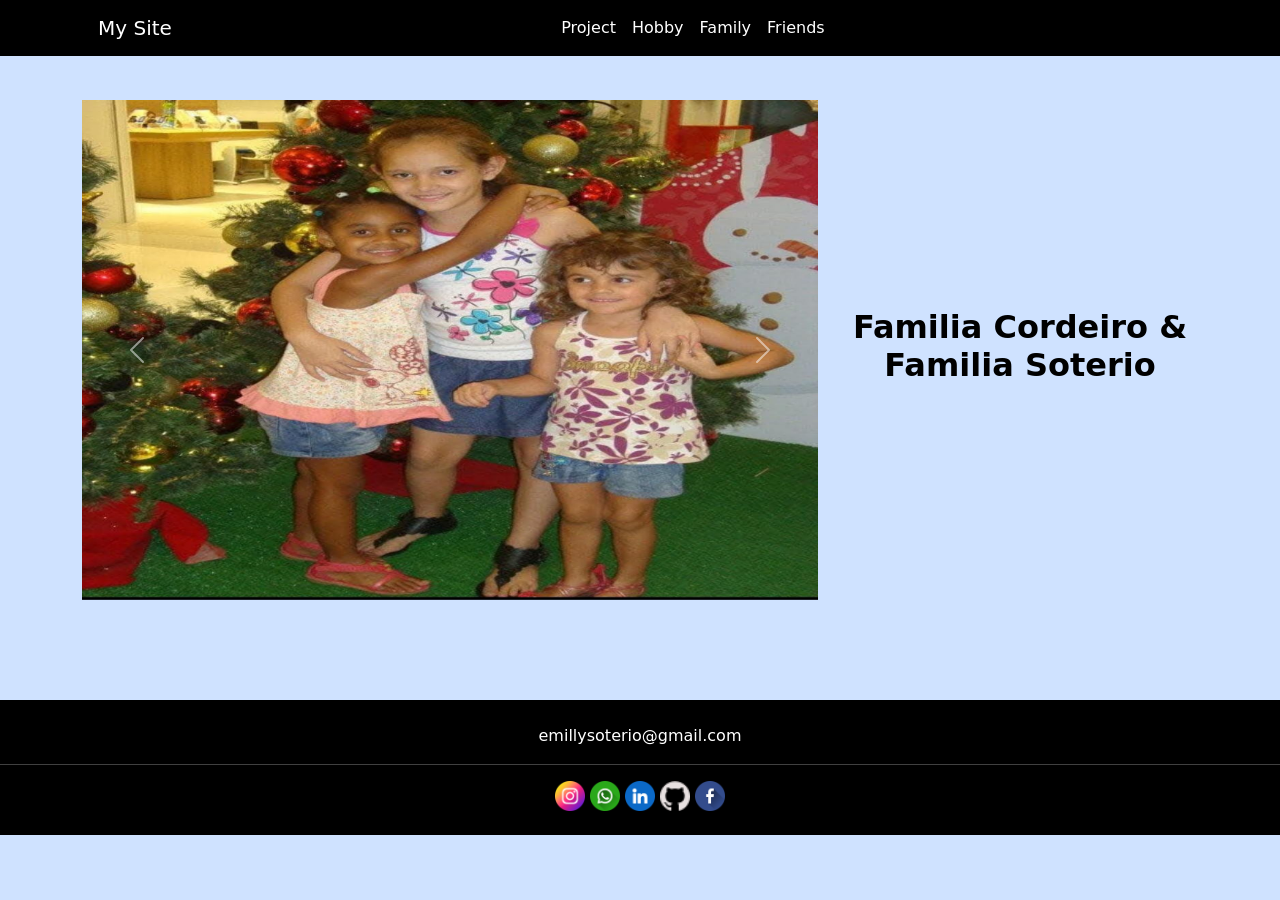
<file: src/Familia/familia.html>
<!DOCTYPE html>
<html lang="en">
<head>
  <meta charset="UTF-8">
  <meta name="viewport" content="width=device-width, initial-scale=1.0">
  <title>Family</title>
  <link href="https://cdn.jsdelivr.net/npm/bootstrap@5.3.3/dist/css/bootstrap.min.css" rel="stylesheet" integrity="sha384-QWTKZyjpPEjISv5WaRU9OFeRpok6YctnYmDr5pNlyT2bRjXh0JMhjY6hW+ALEwIH" crossorigin="anonymous">
  <link rel="stylesheet" href="../Familia/familia.css">
  <script src="https://cdn.jsdelivr.net/npm/bootstrap@5.3.2/dist/js/bootstrap.bundle.min.js"></script>
  <link rel="icon" href="../Familia/images/familia.png">
</head>

<body class="bg-primary-subtle">

<!-- CABEÇALHO -->
<header class="w-100 bg-black py-2 px-5 align-items-center justify-content-between fixed-top">
  
  <!-- Barra de navegação principal -->
  <nav class="navbar navbar-expand-lg navbar-dark bg-black fixed-top">
    <div class="container">
      
      <!-- Logotipo/link para a página inicial -->
      <a class="mysite navbar-brand ms-3" href="/index.html">My Site</a>

      <!-- Botão para expandir o menu em telas menores -->
      <button class="navbar-toggler" type="button" data-bs-toggle="collapse" data-bs-target="#navbarNav" 
aria-controls="navbarNav" aria-expanded="false" aria-label="Toggle navigation">
        <span class="navbar-toggler-icon"></span>
      </button>

      <!-- Container do menu de navegação -->
      <div class="collapse navbar-collapse" id="navbarNav">
        <ul class="navbar-nav ms-auto">
          
          <!-- Item de menu "Acadêmico" -->
          <li class="nav-item">
           <li> <a class="academico nav-link text-white" href="../Academico/academico.html">Project</a></li>
           <li> <a class="hobbie nav-link text-white" href="../Hobbie/hobbie.html">Hobby</a> </li>
           <li> <a class="family nav-link text-white" href="../Familia/familia.html">Family</a> </li>
           <li> <a class="friends nav-link text-white" href="../Amigos/amigos.html">Friends</a></li>
          </li>
          

        </ul> <!-- Fim da lista de navegação -->
      </div> <!-- Fim do container do menu -->
      
    </div> <!-- Fim do container principal -->
  </nav> <!-- Fim da barra de navegação -->
  
</header> <!-- Fim do cabeçalho -->

<!-- Carrosel -->
<section class=" d-flex bg-primary-subtle align-items-center " style="height: 700px; padding: 20px;">
  <div class="container " style="height: 700px;" >
    <div class="row align-items-center py-4 h-100 ">
      
      <!-- Carrossel -->
      <div class="col-md-8 ">
        <div id="carouselExampleInterval" class="carousel slide py-4" data-bs-ride="carousel">
          <div class="carousel-inner">
            <div class="carousel-item active" data-bs-interval="10000">
              <img src="./images/ju-ma.jpg" class="d-block w-100" alt="..." style="height: 500px;">
            </div>
            <div class="carousel-item" data-bs-interval="2000">
              <img src="./images/ju-ma2.jpg" class="d-block w-100" alt="..." style="height: 500px;">
            </div>
            <div class="carousel-item" data-bs-interval="2000">
              <img src="./images/marcela-babalu.jpg" class="d-block w-100" alt="..." style="height: 500px;">
            </div>
            <div class="carousel-item" data-bs-interval="2000">
              <img src="./images/festa-junina-irmaos.jpg" class="d-block w-100" alt="..." style="height: 500px;">
            </div>
            <div class="carousel-item" data-bs-interval="2000">
              <img src="./images/vô.jpg" class="d-block w-100" alt="..." style="height: 500px;">
            </div>
            <div class="carousel-item" data-bs-interval="2000">
              <img src="./images/gui.jpg" class="d-block w-100" alt="..." style="height: 500px;">
            </div>
            <div class="carousel-item" data-bs-interval="2000">
              <img src="./images/marcela.jpg" class="d-block w-100" alt="..." style="height: 500px;">
            </div>
            <div class="carousel-item" data-bs-interval="2000">
              <img src="./images/praia-tutu.jpg" class="d-block w-100" alt="..." style="height: 500px;">
            </div>
            <div class="carousel-item" data-bs-interval="2000">
              <img src="./images/tutu-ma.jpg" class="d-block w-100" alt="..." style="height: 500px;">
            </div>
            <div class="carousel-item" data-bs-interval="2000">
              <img src="./images/tutu.jpg" class="d-block w-100" alt="..." style="height: 500px;">
            </div>
            <div class="carousel-item" data-bs-interval="2000">
              <img src="./images/cordeiro1.jpg" class="d-block w-100" alt="..." style="height: 500px;">
            </div>
            <div class="carousel-item" data-bs-interval="2000">
              <img src="./images/cordeiro2.jpg" class="d-block w-100" alt="..." style="height: 500px;">
            </div>
            <div class="carousel-item" data-bs-interval="2000">
              <img src="./images/galera-cordeiro.jpg" class="d-block w-100" alt="..." style="height: 500px;">
            </div>
            <div class="carousel-item" data-bs-interval="2000">
              <img src="./images/praia-cordeiro.jpg" class="d-block w-100" alt="..." style="height: 500px;">
            </div>
            <div class="carousel-item" data-bs-interval="2000">
              <img src="./images/crianças-cordeiro.jpg" class="d-block w-100" alt="..." style="height: 500px;">
            </div>
            <div class="carousel-item" data-bs-interval="2000">
              <img src="./images/fernanda.jpg" class="d-block w-100" alt="..." style="height: 500px;">
            </div>
            <div class="carousel-item" data-bs-interval="2000">
              <img src="./images/kaique-nayra.jpg" class="d-block w-100" alt="..." style="height: 500px;">
            </div>
            <div class="carousel-item" data-bs-interval="2000">
              <img src="./images/niver-kaique.jpg" class="d-block w-100" alt="..." style="height: 500px;">
            </div>
            <div class="carousel-item" data-bs-interval="2000">
              <img src="./images/tata.jpg" class="d-block w-100" alt="..." style="height: 500px;">
            </div>
            <div class="carousel-item" data-bs-interval="2000">
              <img src="./images/tata2.jpg" class="d-block w-100" alt="..." style="height: 500px;">
            </div>
            <div class="carousel-item" data-bs-interval="2000">
              <img src="./images/dja-ke.jpg" class="d-block w-100" alt="..." style="height: 500px;">
            </div>
            <div class="carousel-item" data-bs-interval="2000">
              <img src="./images/irmao-soterio.jpg" class="d-block w-100" alt="..." style="height: 500px;">
            </div>
            <div class="carousel-item" data-bs-interval="2000">
              <img src="./images/nicole-jhony.jpg" class="d-block w-100" alt="..." style="height: 500px;">
            </div>
            <div class="carousel-item" data-bs-interval="2000">
              <img src="./images/do-kaique.jpg" class="d-block w-100" alt="..." style="height: 500px;">
            </div>
            <div class="carousel-item" data-bs-interval="2000">
              <img src="./images/criancas.jpg" class="d-block w-100" alt="..." style="height: 500px;">
            </div>
            <div class="carousel-item" data-bs-interval="2000">
              <img src="./images/irmaos-cris.jpg" class="d-block w-100" alt="..." style="height: 500px;">
            </div>
            <div class="carousel-item" data-bs-interval="2000">
              <img src="./images/formatura-mae-ke.jpg" class="d-block w-100" alt="..." style="height: 500px;">
            </div>
            <div class="carousel-item" data-bs-interval="2000">
              <img src="./images/maes2.jpg" class="d-block w-100" alt="..." style="height: 500px;">
            </div>
            <div class="carousel-item" data-bs-interval="2000">
              <img src="./images/maes-ma2.jpg" class="d-block w-100" alt="..." style="height: 500px;">
            </div>
            <div class="carousel-item" data-bs-interval="2000">
              <img src="./images/maes2.jpg" class="d-block w-100" alt="..." style="height: 500px;">
            </div>
            <div class="carousel-item" data-bs-interval="2000">
              <img src="./images/maes3.jpg" class="d-block w-100" alt="..." style="height: 500px;">
            </div>
            <div class="carousel-item" data-bs-interval="2000">
              <img src="./images/karla-ke.jpg" class="d-block w-100" alt="..." style="height: 500px;">
            </div>
            <div class="carousel-item" data-bs-interval="2000">
              <img src="./images/karla-ke.jpg" class="d-block w-100" alt="..." style="height: 500px;">
            </div>
            <div class="carousel-item" data-bs-interval="2000">
              <img src="./images/fam_00.jpg" class="d-block w-100" alt="..." style="height: 500px;">
            </div>
            <div class="carousel-item">
              <img src="./images/cleide.jpg" class="d-block w-100" alt="..." style="height: 500px;">
            </div>
            <div class="carousel-item" data-bs-interval="2000">
              <img src="./images/je-daine.jpg" class="d-block w-100" alt="..." style="height: 500px;">
            </div>
            <div class="carousel-item" data-bs-interval="2000">
              <img src="./images/praia-ano-novo.jpg" class="d-block w-100" alt="..." style="height: 500px;">
            </div>
            <div class="carousel-item" data-bs-interval="2000">
              <img src="./images/pierre-niver.jpg" class="d-block w-100" alt="..." style="height: 500px;">
            </div>
          </div>
          <button class="carousel-control-prev" type="button" data-bs-target="#carouselExampleInterval" 
          data-bs-slide="prev">
            <span class="carousel-control-prev-icon" aria-hidden="true"></span>
            <span class="visually-hidden">Previous</span>
          </button>
          <button class="carousel-control-next" type="button" data-bs-target="#carouselExampleInterval" 
          data-bs-slide="next">
            <span class="carousel-control-next-icon" aria-hidden="true"></span>
            <span class="visually-hidden">Next</span>
          </button>
        </div>
      </div>

      <!-- Texto ao lado do Carrossel -->
      <div class="col-md-4 d-flex flex-column justify-content-center text-light">
        <h2 class="fw-bold text-black">Familia Cordeiro & <br> Familia Soterio</h2>
      </div>

    </div>
  </div>
</section>
<!-- ============================= footer ======================================= -->
<footer class="bg-black text-white text-center py-4">  
  <p class="" > emillysoterio@gmail.com </p>
  <hr>
 <a href="https://www.instagram.com/e_nicollyy/" target="_blank"> 
  <img src="../Hobbie/instagram1.png" alt="imagem flexivel" class="elementos" height="30px">
 </a>
 <a href="https://web.whatsapp.com/" target="_blank">
  <img src="../Hobbie/images/whatsapp.png" alt="imagem flexivel" class="elementos" height="30px">
 </a>
 <a href="#" target="_blank">
 <img src="../Hobbie/images/linkedin.png" alt="imagem flexivel" class="elementos" height="30px">
 </a>
 <a href="https://www.facebook.com/?locale=pt_BR" target="_blank">
  <img src="../Hobbie/images/github.png" alt="imagem flexivel" class="elementos" height="30px">
  </a>
 <a href="https://www.facebook.com/?locale=pt_BR" target="_blank">
 <img src="../Hobbie/images/facebook.png" alt="imagem flexivel" class="elementos" height="30px">
 </a>    

</footer>

</body>
</html>
</file>
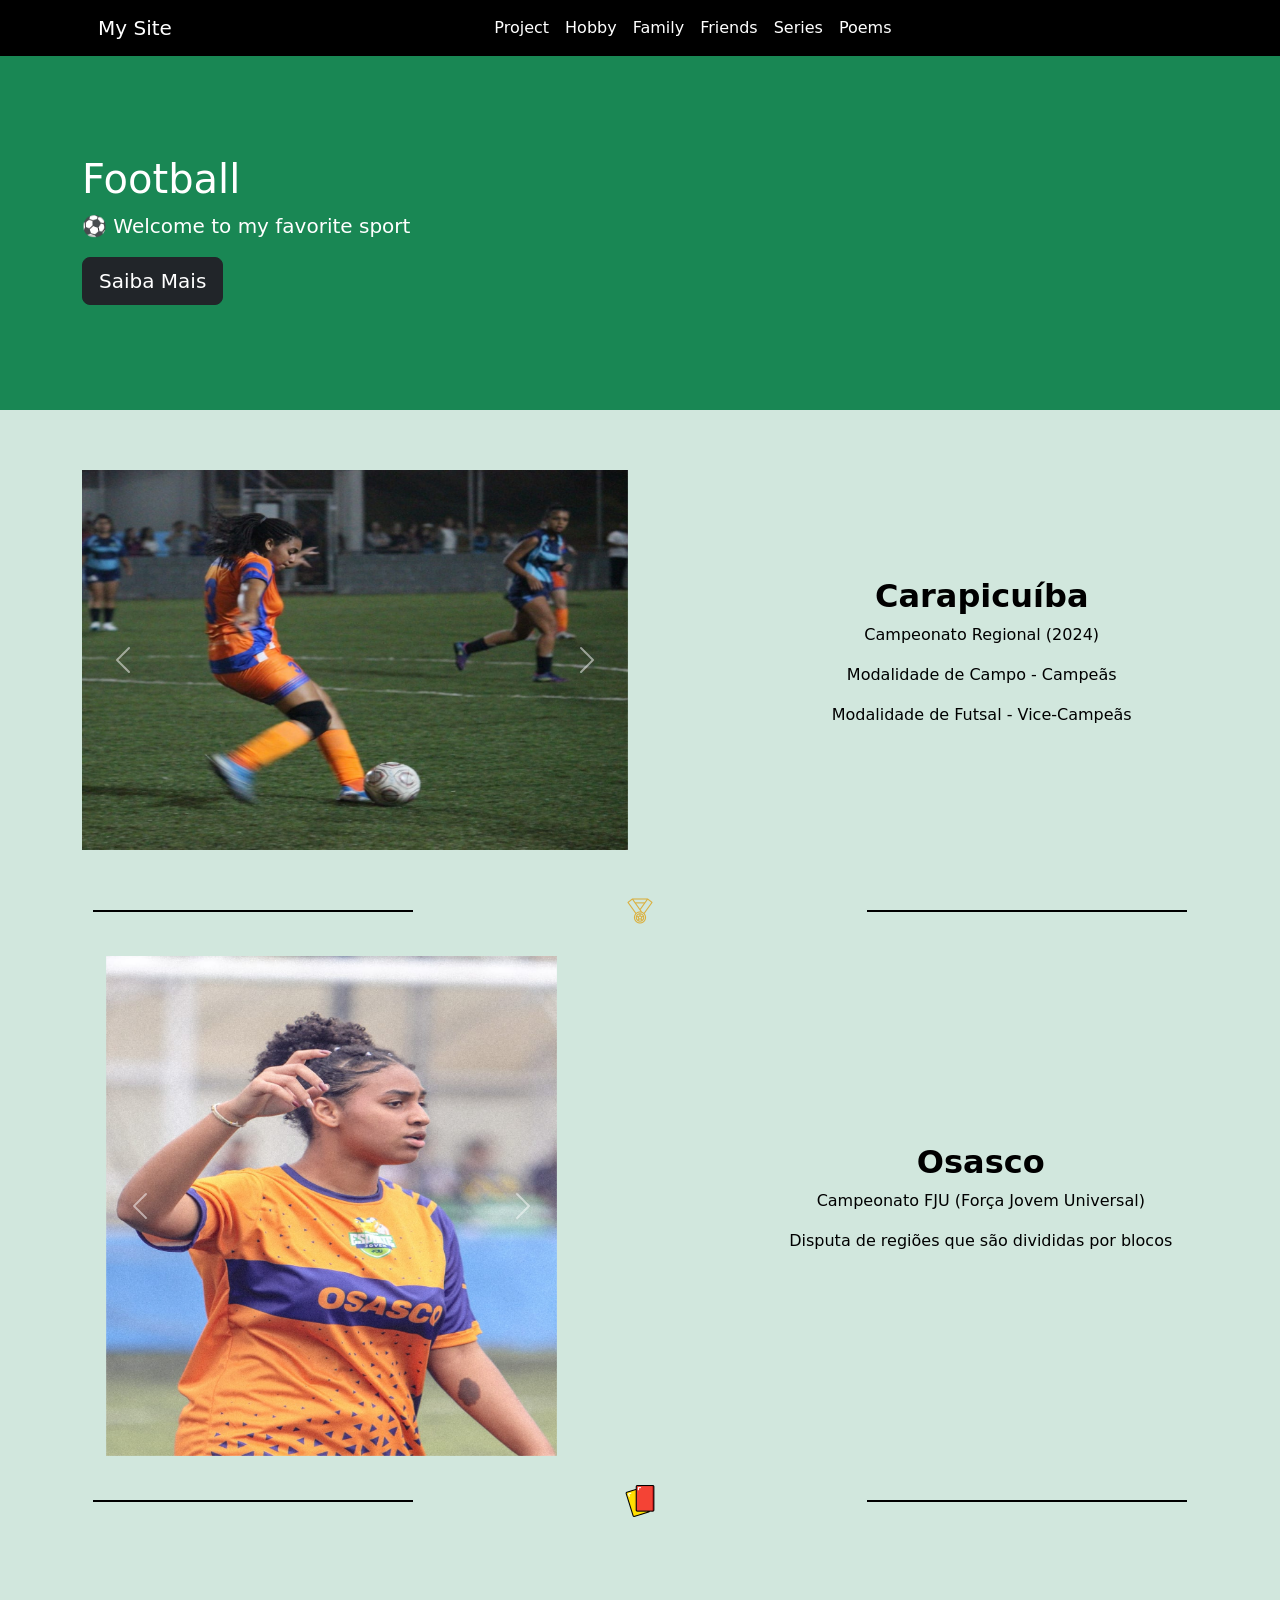
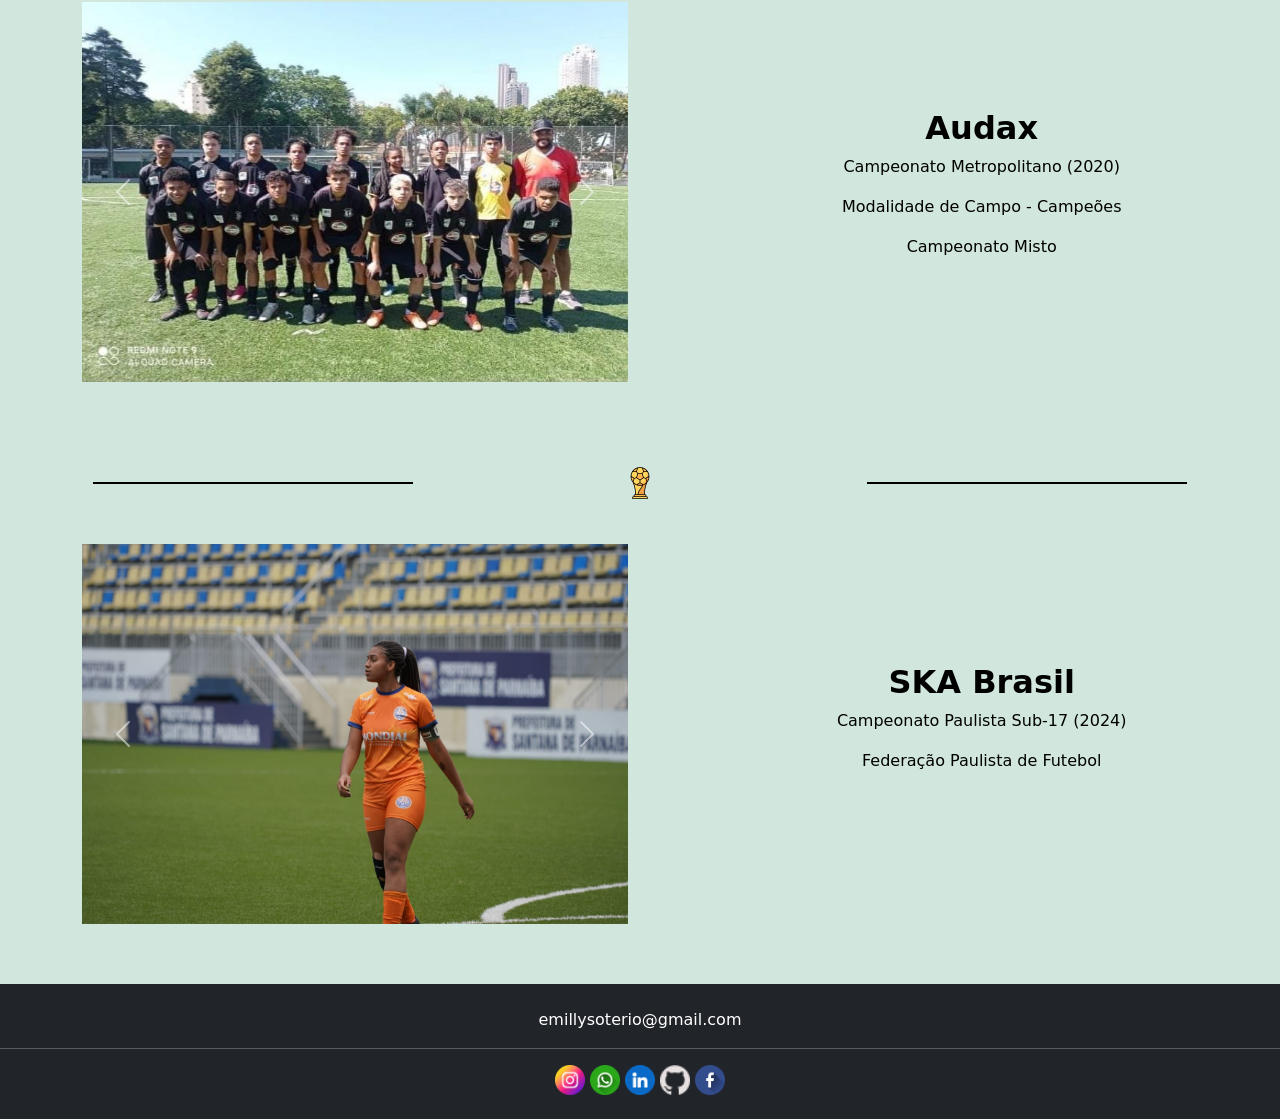
<file: src/Hobbie/hobbie.html>
<!DOCTYPE html>
<html lang="en">
<head>
    <meta charset="UTF-8">
    <meta name="viewport" content="width=device-width, initial-scale=1.0">
    <link href="https://cdn.jsdelivr.net/npm/bootstrap@5.3.3/dist/css/bootstrap.min.css" rel="stylesheet" 
    integrity="sha384-QWTKZyjpPEjISv5WaRU9OFeRpok6YctnYmDr5pNlyT2bRjXh0JMhjY6hW+ALEwIH" crossorigin="anonymous">
    <link rel="stylesheet" href="hobbie.css">
    <link rel="stylesheet" href="/index.html">
    <script src="https://cdn.jsdelivr.net/npm/bootstrap@5.3.2/dist/js/bootstrap.bundle.min.js"></script>
    <title>Hobbie</title>
    <link rel="icon" href="../Hobbie/images/hobbie.png">
</head>


<body class="bg-success-subtle">

<!-- CABEÇALHO -->
<header class="w-100 bg-black py-2 px-5 align-items-center justify-content-between fixed-top">
  
  <!-- Barra de navegação principal -->
  <nav class="navbar navbar-expand-lg navbar-dark bg-black fixed-top">
    <div class="container">
      
      <!-- Logotipo/link para a página inicial -->
      <a class="mysite navbar-brand ms-3" href="/index.html">My Site</a>

      <!-- Botão para expandir o menu em telas menores -->
      <button class="navbar-toggler" type="button" data-bs-toggle="collapse" data-bs-target="#navbarNav" 
aria-controls="navbarNav" aria-expanded="false" aria-label="Toggle navigation">
        <span class="navbar-toggler-icon"></span>
      </button>

      <!-- Container do menu de navegação -->
      <div class="collapse navbar-collapse" id="navbarNav">
        <ul class="navbar-nav ms-auto">
          
          <!-- Item de menu "Acadêmico" -->
          <li class="nav-item">
           <li> <a class="academico nav-link text-white" href="../Academico/academico.html">Project</a></li>
           <li> <a class="hobbie nav-link text-white" href="#">Hobby</a> </li>
           <li> <a class="family nav-link text-white" href="../Familia/familia.html">Family</a> </li>
           <li> <a class="friends nav-link text-white" href="../Amigos/amigos.html">Friends</a></li>
           <li> <a class="friends nav-link text-white" href="../series/serie.html">Series</a></li>

            </li>
            <li> <a class="friends nav-link text-white" href="./poemas/poemas.html">Poems</a></li>

          

        </ul> <!-- Fim da lista de navegação -->
      </div> <!-- Fim do container do menu -->
      
    </div> <!-- Fim do container principal -->
  </nav> <!-- Fim da barra de navegação -->
  
</header> <!-- Fim do cabeçalho -->



<!-- HERO -->
<section id="hero" class="hero bg-success w-100" style="height: 40vh;">
  <div class="container ">
      <h1 class="text-white">Football </h1>
      <p class="lead text-white"> ⚽ Welcome to my favorite sport</p>
    <a href="#services" class="btn btn-dark btn-lg">Saiba Mais </a>

  </div>

</section>
<!-- FIM da sessão HERO -->


<!-- Carrosel -->
<section class="bg-success-subtle d-flex justify-content-center align-items-center" style="min-height: 500px; padding: 20px;">
  <div class="container">
    <div class="row align-items-center">
      
      <!-- Carrossel -->
      <div class="col-md-6">
        <div id="carouselExampleInterval" class="carousel slide py-4" data-bs-ride="carousel">
          <div class="carousel-inner">
            <div class="carousel-item active" data-bs-interval="10000">
              <img src="./images/caracas1.jpg" class="d-block w-100" alt="..." style="height: 380px;">
            </div>
            <div class="carousel-item" data-bs-interval="2000">
              <img src="./images/caracas2.jpg" class="d-block w-100" alt="..." style="height: 380px;">
            </div>
            <div class="carousel-item">
              <img src="./images/caracas3.jpg" class="d-block w-100" alt="..." style="height: 380px;">
            </div>
          </div>
          <button class="carousel-control-prev" type="button" data-bs-target="#carouselExampleInterval" data-bs-slide="prev">
            <span class="carousel-control-prev-icon" aria-hidden="true"></span>
            <span class="visually-hidden">Previous</span>
          </button>
          <button class="carousel-control-next" type="button" data-bs-target="#carouselExampleInterval" data-bs-slide="next">
            <span class="carousel-control-next-icon" aria-hidden="true"></span>
            <span class="visually-hidden">Next</span>
          </button>
        </div>
      </div>

      <!-- Texto ao lado do Carrossel -->
      <div class="col-md-6 d-flex flex-column justify-content-center text-light"style="padding-left: 11%;">
        <h2 class="text-black fw-bold">Carapicuíba</h2>
           <p class="text-black fw-medium">
             Campeonato Regional (2024)</p>
             <p class="text-black fw-medium">Modalidade de Campo - Campeãs</p>
             <p class="text-black fw-medium">Modalidade de Futsal - Vice-Campeãs</p>
           
      </div>

    </div>
  </div>
</section>
<div class="divider w-100 d-flex align-items-center justify-content-center gap-4">
  
  <div class="divider divider-line w-25 bg-black"></div>
  <img src="./images/medalha.png" alt="linha">
  <div class="divider divider-line w-25 bg-black"></div>

</div>

<!-- SESSAO OSASCO -->

<!-- Seção com fundo vermelho e alinhamento centralizado -->
<section class="bg-success-subtle d-flex justify-content-center align-items-center" style="min-height: 300px; padding: 20px;">
  
  <!-- Container Bootstrap para organizar o layout -->
  <div class="container">
    
    <!-- Row para dividir o layout em colunas -->
    <div class="row align-items-center">
      
      <!-- Coluna do carrossel (ocupa 50% da largura em telas médias ou maiores) -->
      <div class="col-md-5">
        
        <!-- Carrossel Bootstrap -->
        <div id="carouselFJU" class="carousel slide py-4" data-bs-ride="carousel">
          
          <!-- Itens do carrossel -->
          <div class="carousel-inner">
            
            <!-- Primeira imagem (ativa por padrão) -->
            <div class="carousel-item active" data-bs-interval="10000">
              <img src="./images/fju.jpg" class="d-block w-100" alt="..." style="height: 500px;">
            </div>
            
            <!-- Segunda imagem -->
            <div class="carousel-item" data-bs-interval="2000">
              <img src="./images/fju2.jpg" class="d-block w-100" alt="..." style="height: 500px;">
            </div>

          </div>
          
          <!-- Botão para voltar à imagem anterior -->
          <button class="carousel-control-prev" type="button" data-bs-target="#carouselFJU" data-bs-slide="prev">
            <span class="carousel-control-prev-icon" aria-hidden="true"></span>
            <span class="visually-hidden">Previous</span>
          </button>
          
          <!-- Botão para avançar para a próxima imagem -->
          <button class="carousel-control-next" type="button" data-bs-target="#carouselFJU" data-bs-slide="next">
            <span class="carousel-control-next-icon" aria-hidden="true"></span>
            <span class="visually-hidden">Next</span>
          </button>
        </div>
      </div>

      <!-- Coluna do texto (ocupa 50% da largura em telas médias ou maiores) -->
      <div class="col-md-6 d-flex flex-column justify-content-center text-light" style="padding-left: 15%;">
        
        <!-- Título -->
        <h2 class="text-black fw-bold">Osasco</h2>
        
        <!-- Parágrafo de descrição -->
        <p class="text-black fw-medium">
          Campeonato FJU (Força Jovem Universal)</p>
            <p class="text-black fw-medium">Disputa de regiões que são divididas por blocos</p>
        
        <!-- Botão de ação -->
      </div>

    </div> <!-- Fecha a row -->
  </div> <!-- Fecha o container -->
</section>
 <!-- FIM OSASCO -->

 <div class="divider w-100 d-flex align-items-center justify-content-center gap-4">
  
  <div class="divider divider-line w-25 bg-black"></div>
  <img src="./images/cartao.png" alt="linha">
  <div class="divider divider-line w-25 bg-black"></div>

</div>

 <!-- SESSAO AUDAX -->
 <!-- Seção com fundo vermelho e alinhamento centralizado -->
<section class="bg-success-subtle d-flex justify-content-center align-items-center" style="min-height: 580px; padding: 20px;">
  
  <!-- Container Bootstrap para organizar o layout -->
  <div class="container">
    
    <!-- Row para dividir o layout em colunas -->
    <div class="row align-items-center">
      
      <!-- Coluna do carrossel (ocupa 50% da largura em telas médias ou maiores) -->
      <div class="col-md-6">
        
        <!-- Carrossel Bootstrap -->
        <div id="carouselAudax" class="carousel slide py-4" data-bs-ride="carousel">
          
          <!-- Itens do carrossel -->
          <div class="carousel-inner">
            
            <!-- Primeira imagem (ativa por padrão) -->
            <div class="carousel-item active" data-bs-interval="10000">
              <img src="./images/audax.jpg" class="d-block w-100" alt="..." style="height: 380px;">
            </div>
            
            
          </div>
          
          <!-- Botão para voltar à imagem anterior -->
          <button class="carousel-control-prev" type="button" data-bs-target="#carouselAudax" data-bs-slide="prev">
            <span class="carousel-control-prev-icon" aria-hidden="true"></span>
            <span class="visually-hidden">Previous</span>
          </button>
          
          <!-- Botão para avançar para a próxima imagem -->
          <button class="carousel-control-next" type="button" data-bs-target="#carouselAudax" data-bs-slide="next">
            <span class="carousel-control-next-icon" aria-hidden="true"></span>
            <span class="visually-hidden">Next</span>
          </button>
        </div>
      </div>

      <!-- Coluna do texto (ocupa 50% da largura em telas médias ou maiores) -->
      <div class="col-md-6 d-flex flex-column justify-content-center text-light" style="padding-left: 11%;">
        
        <!-- Título -->
        <h2 class="text-black fw-bold">Audax</h2>
        
        <!-- Parágrafo de descrição -->
        <p class="text-black fw-medium">
          Campeonato Metropolitano (2020)</p>
          <p class="text-black fw-medium">Modalidade de Campo -  Campeões</p>
          <p class="text-black fw-medium">Campeonato Misto </p>
        
      </div>

    </div> <!-- Fecha a row -->
  </div> <!-- Fecha o container -->
</section>
<!-- FIM AUDAX -->

<div class="divider w-100 d-flex align-items-center justify-content-center gap-4">
  
  <div class="divider divider-line w-25 bg-black"></div>
  <img src="./images/trofeu.png" alt="linha">
  <div class="divider divider-line w-25 bg-black"></div>

</div>

<!-- SESSAO SKA BRASIL -->
<!-- Seção com fundo vermelho e alinhamento centralizado -->
<section class="bg-success-subtle d-flex justify-content-center align-items-center" style="min-height: 500px; padding: 20px">
  
  <!-- Container Bootstrap para organizar o layout -->
  <div class="container">
    
    <!-- Row para dividir o layout em colunas -->
    <div class="row align-items-center">
      
      <!-- Coluna do carrossel (ocupa 50% da largura em telas médias ou maiores) -->
      <div class="col-md-6">
        
        <!-- Carrossel Bootstrap -->
        <div id="carouselSKA" class="carousel slide py-4" data-bs-ride="carousel">
          
          <!-- Itens do carrossel -->
          <div class="carousel-inner">
            
            <!-- Primeira imagem (ativa por padrão) -->
            <div class="carousel-item active" data-bs-interval="10000">
              <img src="./images/ska0.jpeg" class="d-block w-100" alt="..." style="height: 380px;">
            </div>
            
            <!-- Segunda imagem -->
            <div class="carousel-item" data-bs-interval="2000">
              <img src="./images/ska01.jpg" class="d-block w-100" alt="..." style="height: 380px;">
            </div>
            
            <!-- Segunda imagem -->
            <div class="carousel-item" data-bs-interval="2000">
              <img src="./images/ska05.jpg" class="d-block w-100" alt="..." style="height: 380px;">
            </div>

            
            <!-- Terceira imagem -->
            <div class="carousel-item">
              <img src="./images/ska03.jpg" class="d-block w-100" alt="..." style="height: 380px;">
            </div>
          </div>
          
          <!-- Botão para voltar à imagem anterior -->
          <button class="carousel-control-prev" type="button" data-bs-target="#carouselSKA" data-bs-slide="prev">
            <span class="carousel-control-prev-icon" aria-hidden="true"></span>
            <span class="visually-hidden">Previous</span>
          </button>
          
          <!-- Botão para avançar para a próxima imagem -->
          <button class="carousel-control-next" type="button" data-bs-target="#carouselSKA" data-bs-slide="next">
            <span class="carousel-control-next-icon" aria-hidden="true"></span>
            <span class="visually-hidden">Next</span>
          </button>
        </div>
      </div>

      <!-- Coluna do texto (ocupa 50% da largura em telas médias ou maiores) -->
      <div class="col-md-6 d-flex flex-column justify-content-center text-light" style="padding-left: 11%;">
        
        <!-- Título -->
        <h2 class="text-black fw-bold">SKA Brasil</h2>
        
        <!-- Parágrafo de descrição -->
        <p class="text-black fw-medium">
          Campeonato Paulista Sub-17 (2024)</p>
          <p class="text-black fw-medium">Federação Paulista de Futebol</p>
          <p></p>
        
        <!-- Botão de ação -->
      </div>

    </div> <!-- Fecha a row -->
  </div> <!-- Fecha o container -->
</section>
<!-- FIM SKA BRASIL -->


    <footer class="bg-dark text-white text-center py-4">  
      <p class="" > emillysoterio@gmail.com </p>
      <hr>

     <a href="https://www.instagram.com/e_nicollyy/" target="_blank"> 
      <img src="instagram1.png" alt="imagem flexivel" class="elementos" height="30px">
     </a>

     <a href="https://web.whatsapp.com/" target="_blank">
      <img src="whatsapp.png" alt="imagem flexivel" class="elementos" height="30px">
     </a>

     <a href="#" target="_blank">
     <img src="linkedin.png" alt="imagem flexivel" class="elementos" height="30px">
     </a>

     <a href="https://www.facebook.com/?locale=pt_BR" target="_blank">
      <img src="./images/github.png" alt="imagem flexivel" class="elementos" height="30px">
      </a>

     <a href="https://www.facebook.com/?locale=pt_BR" target="_blank">
     <img src="./images/facebook.png" alt="imagem flexivel" class="elementos" height="30px">
     </a>    

    
    
    

  </footer>


</body>
</html>
</file>
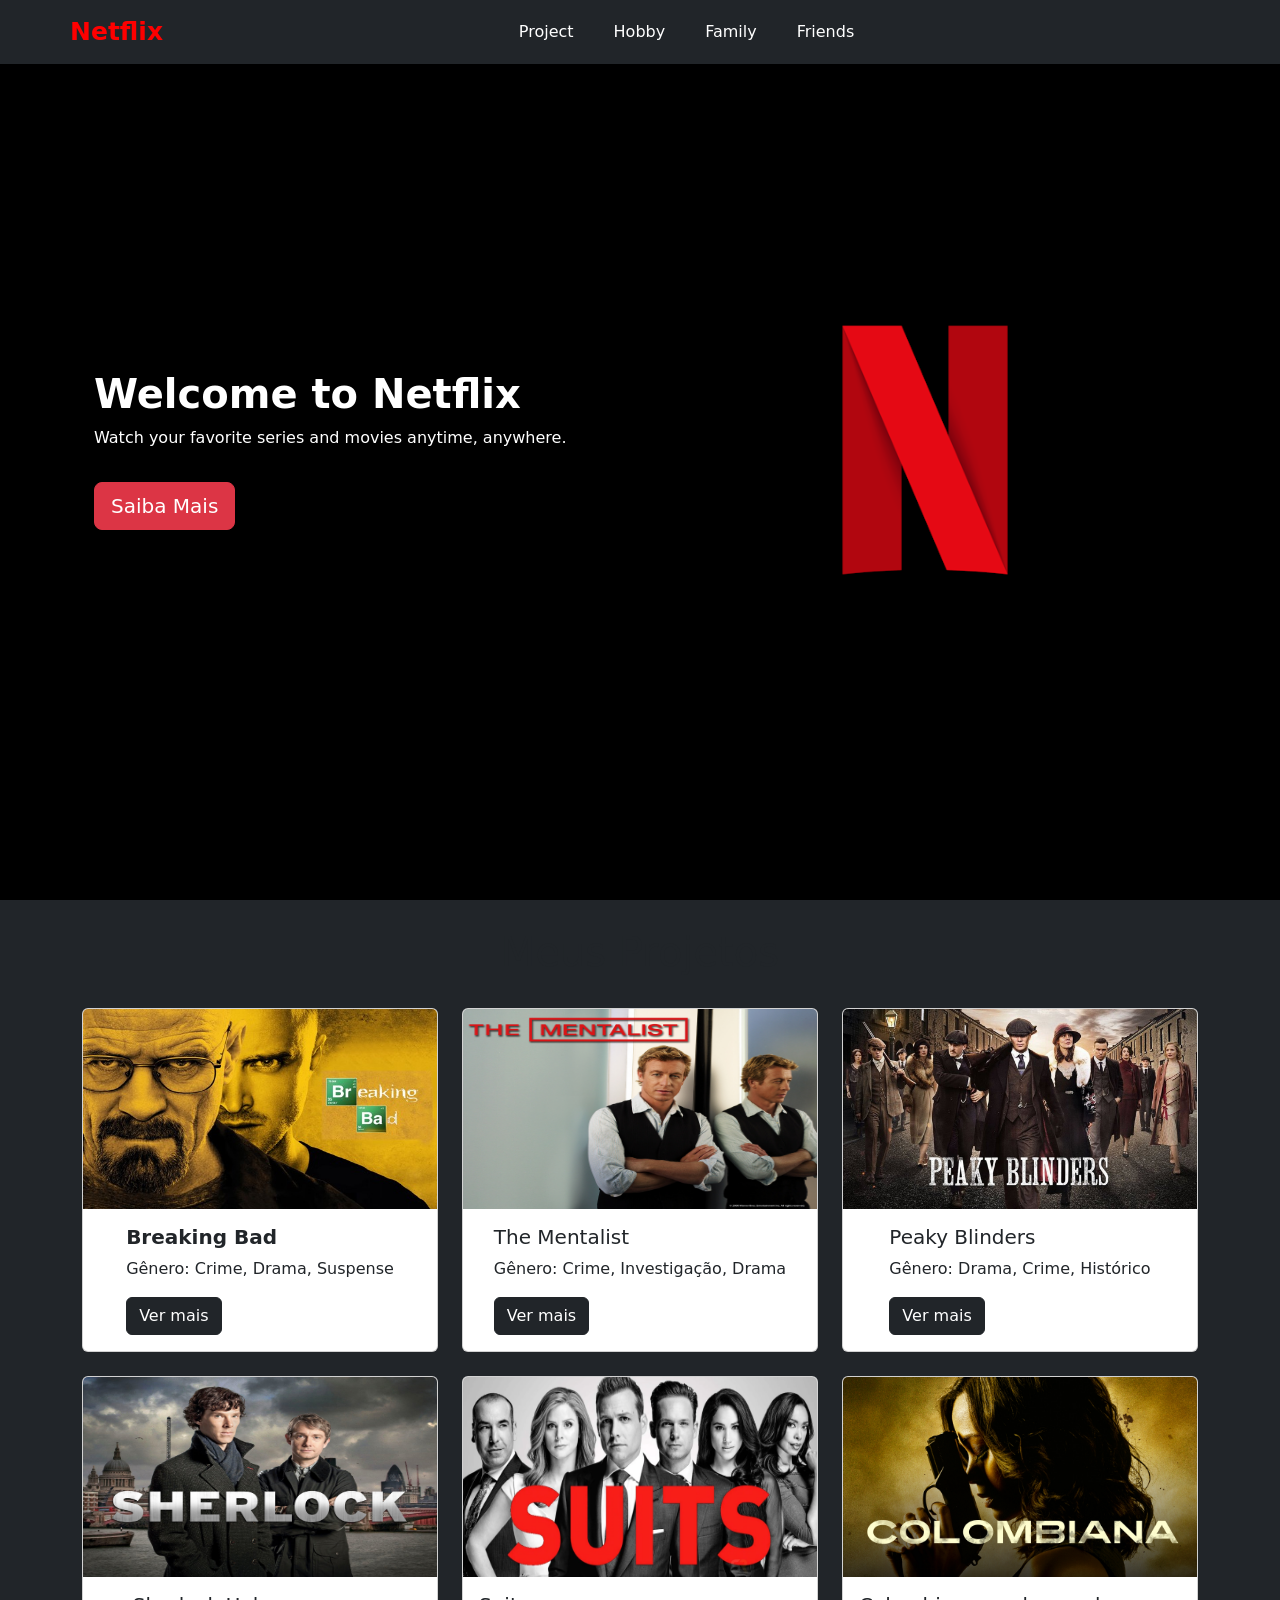
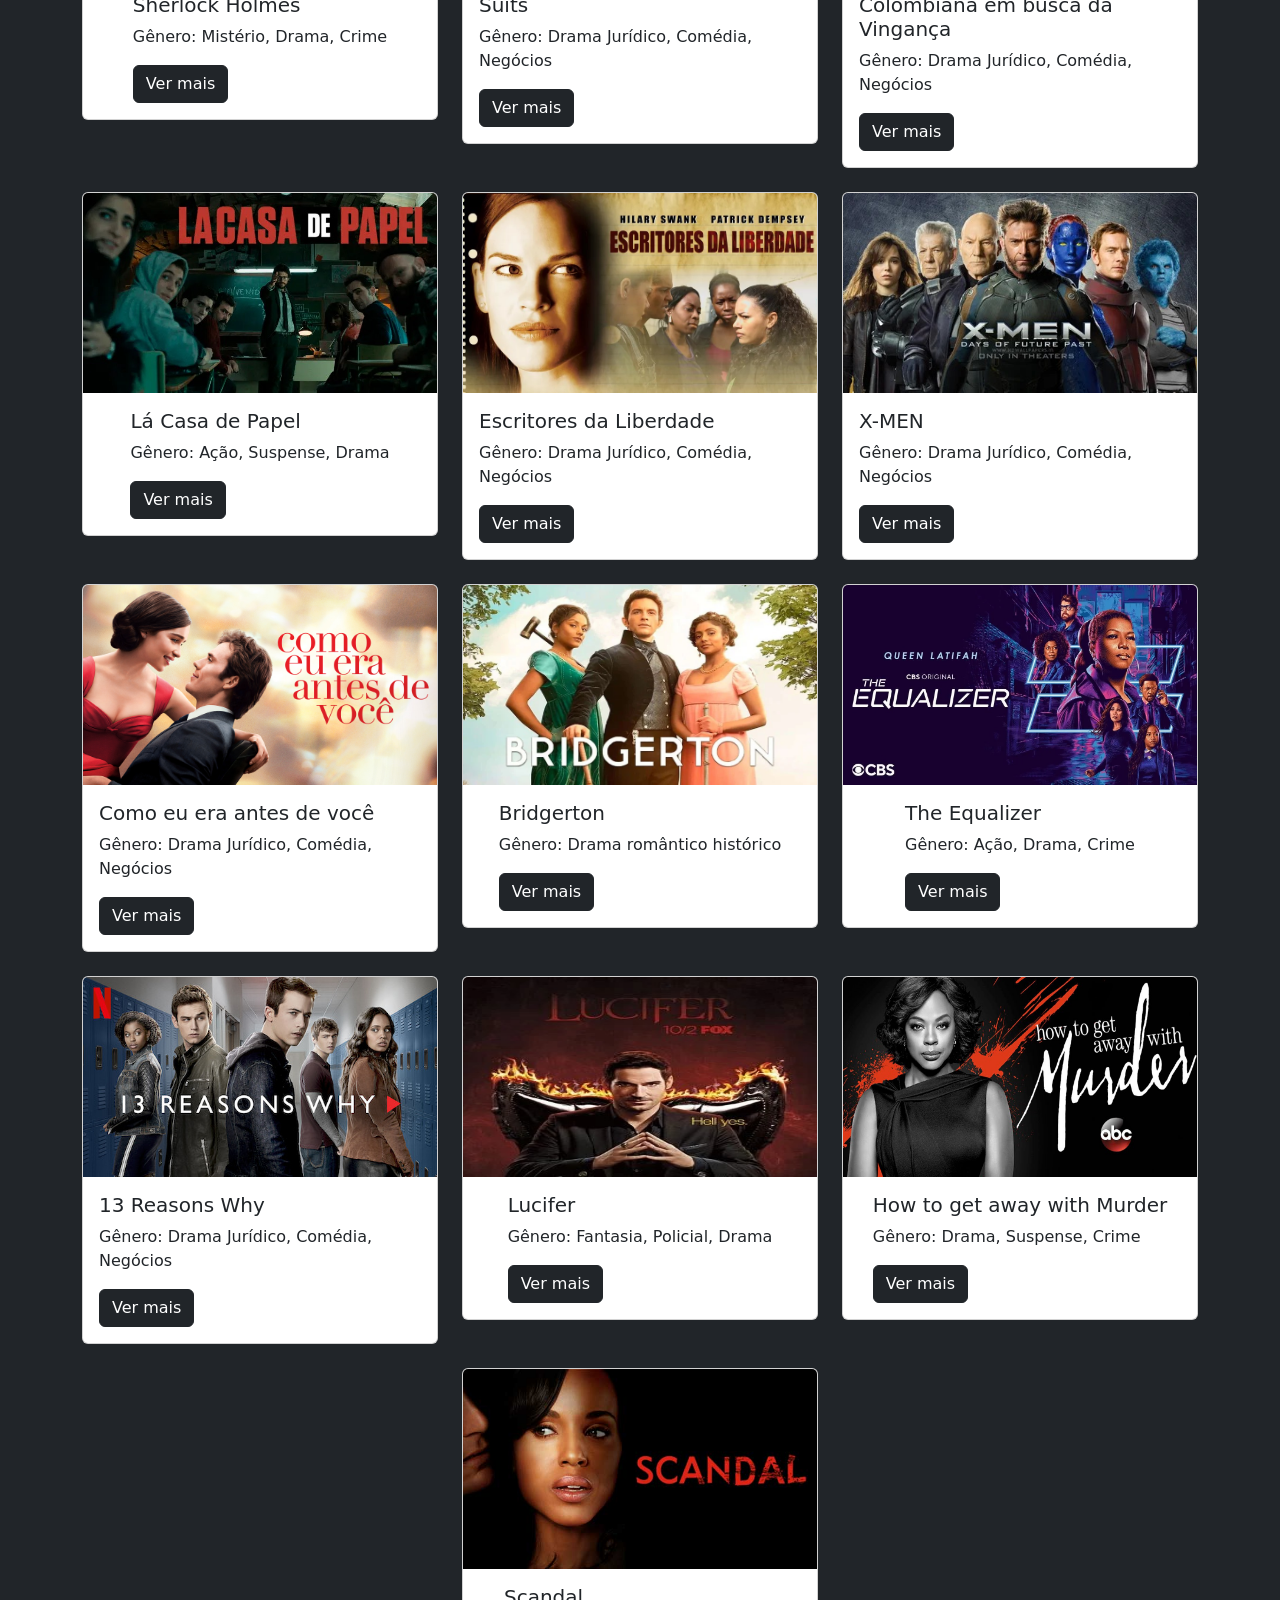
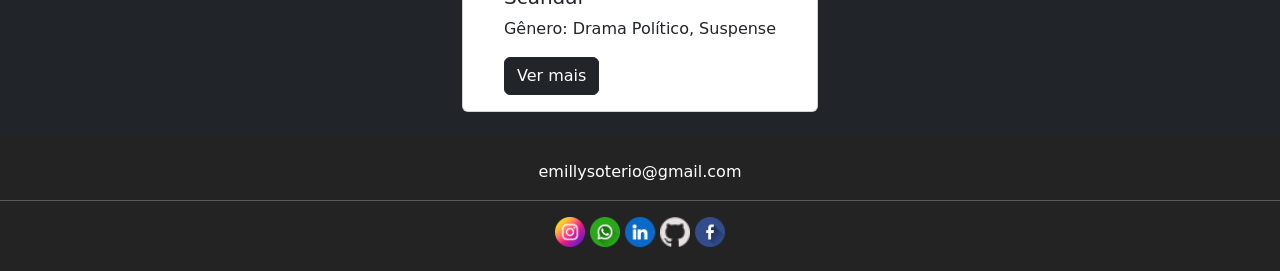
<file: src/series/serie.html>
<!DOCTYPE html>
<html lang="en">
<head>
    <meta charset="UTF-8">
    <meta name="viewport" content="width=device-width, initial-scale=1.0">
    <title>Netflix</title>
    <link href="https://cdn.jsdelivr.net/npm/bootstrap@5.3.3/dist/css/bootstrap.min.css" rel="stylesheet" 
   integrity="sha384-QWTKZyjpPEjISv5WaRU9OFeRpok6YctnYmDr5pNlyT2bRjXh0JMhjY6hW+ALEwIH" crossorigin="anonymous">
   <link rel="stylesheet" href="./serie.css"> 
   <script src="https://cdn.jsdelivr.net/npm/bootstrap@5.3.2/dist/js/bootstrap.bundle.min.js"></script>
  <link rel="icon" href="netflix3.png" >
</head>

<body class="bg-dark">

<!-- CABEÇALHO -->
<header class="header fixed-top bg-dark py-1">
  <nav class="navbar navbar-expand-lg navbar-dark container">
    
    <!-- Logo Netflix -->
    <h1 class="netflix fw-bold m-0">Netflix</h1>

    <!-- Botão para dispositivos menores -->
    <button class="navbar-toggler" type="button" data-bs-toggle="collapse" data-bs-target="#navbarNav" 
      aria-controls="navbarNav" aria-expanded="false" aria-label="Toggle navigation">
      <span class="navbar-toggler-icon"></span>
    </button>

    <!-- Itens do menu -->
    <div class="collapse navbar-collapse" id="navbarNav">
      <ul class="navbar-nav ms-auto gap-4 ">
           <li> <a class="academico nav-link text-white" href="../Academico/academico.html">Project</a></li>
           <li> <a class="hobbie nav-link text-white" href="#">Hobby</a> </li>
           <li> <a class="family nav-link text-white" href="../Familia/familia.html">Family</a> </li>
           <li> <a class="friends nav-link text-white" href="../Amigos/amigos.html">Friends</a></li>


        </li>
      </ul>
    </div>
    
  </nav>
</header>


<!-- SESSÃO INICIAL -->
<section id="hero" class="hero bg-black py-5 vh-100 d-flex align-items-center text-center text-lg-start">
  <div class="container">
    <div class="row d-flex align-items-center justify-content-center flex-column-reverse flex-lg-row">
      
      <!-- Coluna para o Texto -->
      <div class="col-12 col-lg-6 px-4">
        <h1 class="fs-1 text-white display-3 fw-semibold">Welcome to Netflix</h1>
        <p class="fs-6  fw-normal text-white">Watch your favorite series and movies anytime, anywhere.</p>
        <a href="#services" class="btn btn-danger btn-lg mt-3">Saiba Mais</a>
      </div>

      <!-- Coluna para a Imagem -->
      <div class="col-12 col-lg-6 text-center">
        <img src="Netflix-Symbol.png" alt="Netflix Logo" class="img-fluid w-75 w-md-50" style="max-height: 340px;">
      </div>
      
    </div>
  </div>
</section>

<!-- FINAL SESSÃO -->



  <!-- CARDS PAI-->
  <div class="container mt-1 pb-4 gap-4 bg-dark fs-6">
    <h1 class="text-center py-4">Meus Projetos</h1>
    <div class="row g-4">

        <!-- Card 1 - BREAKING BAD -->
        <div class="col-md-4 ">
            <div class="card">
                <img src="./breaking-bad.jpg" class="card-img-top" alt="breaking-bad" height="200px">
                <div class="card-body">
                    <h5 class="card-title fw-semibold">Breaking Bad</h5>
                    <p class="card-text">Gênero: Crime, Drama, Suspense</p>
                    <button class="btn btn-dark" data-bs-toggle="modal" data-bs-target="#modalbreakingbad">Ver mais</button>
                </div>
            </div>
        </div>


        <!-- Card 2 - THE MENTALIST -->
        <div class="col-md-4">
            <div class="card">
                <img src="./mentalista.jpg" class="card-img-top" alt="modalMentalistaLabel" height="200px">
                <div class="card-body">
                    <h5 class="card-title">The Mentalist</h5>
                    <p class="card-text">Gênero: Crime, Investigação, Drama</p>
                    <button class="btn btn-dark" data-bs-toggle="modal" data-bs-target="#modalMentalista">Ver mais</button>
                </div>
            </div>
        </div>

  <!-- Card 3 - PEAKY BLINDERS --> 
  <div class="col-md-4">
    <div class="card">
        <img src="./peaky-blinders.jpeg" class="card-img-top" alt="Peaky Blinders" height="200px">
        <div class="card-body">
            <h5 class="card-title">Peaky Blinders</h5>
            <p class="card-text">Gênero: Drama, Crime, Histórico</p>
            <button class="btn btn-dark" data-bs-toggle="modal" data-bs-target="#modalpeakyblinders">Ver mais</button>
        </div>
    </div>
</div>


  <!-- Card 4 - SHERLOCK HOLMES -->
  <div class="col-md-4">
    <div class="card">
        <img src="./sherlock.jpg" class="card-img-top" alt="Sherlock" height="200px">
        <div class="card-body">
            <h5 class="card-title">Sherlock Holmes</h5>
            <p class="card-text">Gênero: Mistério, Drama, Crime</p>
            <button class="btn btn-dark" data-bs-toggle="modal" data-bs-target="#modalsherlock">Ver mais</button>
        </div>
    </div>
</div>

  <!-- Card 5 - SUITS -->
  <div class="col-md-4">
    <div class="card">
        <img src="./suits.webp" class="card-img-top" alt="Suits" height="200px">
        <div class="card-body">
            <h5 class="card-title">Suits</h5>
            <p class="card-text">Gênero: Drama Jurídico, Comédia, Negócios</p>
            <button class="btn btn-dark" data-bs-toggle="modal" data-bs-target="#modalsuits">Ver mais</button>
        </div>
    </div>
</div>

  <!-- Card 5 - COLOMBIANA -->
  <div class="col-md-4">
    <div class="card">
        <img src="./colombiana.jpeg" class="card-img-top" alt="Colombiana" height="200px">
        <div class="card-body">
            <h5 class="card-title">Colombiana em busca da Vingança</h5>
            <p class="card-text">Gênero: Drama Jurídico, Comédia, Negócios</p>
            <button class="btn btn-dark" data-bs-toggle="modal" data-bs-target="#modalcolombiana">Ver mais</button>
        </div>
    </div>
</div>


  <!-- Card 5 - LA CASA DE PAPEL -->
  <div class="col-md-4">
    <div class="card">
        <img src="./la-casa-de-papel2.jpg" class="card-img-top" alt="La casa de papel" height="200px">
        <div class="card-body">
            <h5 class="card-title">Lá Casa de Papel</h5>
            <p class="card-text">Gênero: Ação, Suspense, Drama </p>
            <button class="btn btn-dark" data-bs-toggle="modal" data-bs-target="#modalcasadepapel">Ver mais</button>
        </div>
    </div>
</div>

  <!-- Card 5 - ESCRITORES -->
  <div class="col-md-4">
    <div class="card">
        <img src="./escritores-liberdade.jpg" class="card-img-top" alt="Escritores" height="200px">
        <div class="card-body">
            <h5 class="card-title">Escritores da Liberdade</h5>
            <p class="card-text">Gênero: Drama Jurídico, Comédia, Negócios</p>
            <button class="btn btn-dark" data-bs-toggle="modal" data-bs-target="#modalescritores">Ver mais</button>
        </div>
    </div>
</div>

  <!-- Card 5 - X-MEN -->
  <div class="col-md-4">
    <div class="card">
        <img src="./x-men.jpg" class="card-img-top" alt="X-MEN" height="200px">
        <div class="card-body">
            <h5 class="card-title">X-MEN</h5>
            <p class="card-text">Gênero: Drama Jurídico, Comédia, Negócios</p>
            <button class="btn btn-dark" data-bs-toggle="modal" data-bs-target="#modalxmen">Ver mais</button>
        </div>
    </div>
</div>

  <!-- Card 5 - COMO EU ERA ANTES DDE VOCE -->
  <div class="col-md-4">
    <div class="card">
        <img src="./como-eu-era-antes-de-voce.jpg" class="card-img-top" alt="Como eu era antes de voce" height="200px">
        <div class="card-body">
            <h5 class="card-title">Como eu era antes de você</h5>
            <p class="card-text">Gênero: Drama Jurídico, Comédia, Negócios</p>
            <button class="btn btn-dark" data-bs-toggle="modal" data-bs-target="#modalantesdevoce">Ver mais</button>
        </div>
    </div>
</div>

  <!-- Card 5 -   BRIDGERTON -->
  <div class="col-md-4">
    <div class="card">
        <img src="./bridgerton.jpg" class="card-img-top" alt="Bridgerton" height="200px">
        <div class="card-body">
            <h5 class="card-title">Bridgerton</h5>
            <p class="card-text">Gênero: Drama romântico histórico</p>
            <button class="btn btn-dark" data-bs-toggle="modal" data-bs-target="#modalbridgerton">Ver mais</button>
        </div>
    </div>
</div>


  <!-- Card 5 -   EQUALIZER -->
  <div class="col-md-4">
    <div class="card">
        <img src="./the equalizer.jpg" class="card-img-top" alt="Equalizer" height="200px">
        <div class="card-body">
            <h5 class="card-title">The Equalizer</h5>
            <p class="card-text">Gênero: Ação, Drama, Crime</p>
            <button class="btn btn-dark" data-bs-toggle="modal" data-bs-target="#modalequalizer">Ver mais</button>
        </div>
    </div>
</div>

  <!-- Card 5 - 13 REASONS WHY -->
  <div class="col-md-4">
    <div class="card">
        <img src="./reasons why.jpg" class="card-img-top" alt="Tailwind" height="200px">
        <div class="card-body">
            <h5 class="card-title">13 Reasons Why</h5>
            <p class="card-text">Gênero: Drama Jurídico, Comédia, Negócios</p>
            <button class="btn btn-dark" data-bs-toggle="modal" data-bs-target="#modal13why">Ver mais</button>
        </div>
    </div>
</div>

  <!-- Card 5 - LUCIFER-->
  <div class="col-md-4">
    <div class="card">
        <img src="./lucifer.jpg" class="card-img-top" alt="Tailwind" height="200px">
        <div class="card-body">
            <h5 class="card-title">Lucifer</h5>
            <p class="card-text">Gênero: Fantasia, Policial, Drama</p>
            <button class="btn btn-dark" data-bs-toggle="modal" data-bs-target="#modallucifer">Ver mais</button>
        </div>
    </div>
</div>

  <!-- Card 5 - DEFENDER UM ASSASINO -->
  <div class="col-md-4">
    <div class="card">
        <img src="./defender-assasino2.png" class="card-img-top" alt="Tailwind" height="200px">
        <div class="card-body">
            <h5 class="card-title">How to get away with Murder </h5>
            <p class="card-text">Gênero: Drama, Suspense, Crime</p>
            <button class="btn btn-dark" data-bs-toggle="modal" data-bs-target="#modaldefenderassasino">Ver mais</button>
        </div>
    </div>
</div>



        <!-- Card 7 -  SCANDAL -->
        <div class="col-md-4">
            <div class="card">
                <img src="./scandal2.jpg" class="card-img-top" alt="Big Data" height="200px">
                <div class="card-body">
                    <h5 class="card-title">Scandal</h5>
                    <p class="card-text">Gênero: Drama Político, Suspense</p>
                    <button class="btn btn-dark" data-bs-toggle="modal" data-bs-target="#modalScandal">Ver mais</button>
                </div>
            </div>
        </div>

    </div>
  
</div>



<!-- MODAIS -->

<!-- Modal THE MENTALIST -->
<div class="modal fade " id="modalMentalista" tabindex="-1" aria-labelledby="modalMentalistaLabel" aria-hidden="true">
  <div class="modal-dialog">
    <div class="modal-content">
      <div class="modal-header">
        <h5 class="modal-title" id="modalMentalista">The Mentalist</h5>
        <button type="button" class="btn-close" data-bs-dismiss="modal" aria-label="Close"></button>
      </div>
      <div class="modal-body">
        Sinopse: Patrick Jane (Simon Baker) é um ex-vidente charlatão que agora trabalha como consultor para a polícia da Califórnia. Com sua incrível habilidade de observação e dedução, ele ajuda a resolver crimes enquanto busca vingança contra o assassino serial Red John.      </div>
      <div class="modal-footer">
        <a href="#" class="btn btn-success" target="_blank">Assistir</a>
        <button type="button" class="btn btn-secondary" data-bs-dismiss="modal">Fechar</button>
      </div>
    </div>
  </div>
</div>

<!-- Modal BREAKING BAD -->
<div class="modal fade" id="modalbreakingbad" tabindex="-1" aria-labelledby="modalbreakingbadLabel" aria-hidden="true">
  <div class="modal-dialog">
    <div class="modal-content">
      <div class="modal-header">
        <h5 class="modal-title" id="modalbreakingbadLabel">Breaking Bad</h5>
        <button type="button" class="btn-close" data-bs-dismiss="modal" aria-label="Close"></button>
      </div>
      <div class="modal-body">
        Sinopse: Walter White (Bryan Cranston), um professor de química com câncer terminal, decide produzir e vender metanfetamina para garantir o futuro financeiro de sua família. Ao lado de seu ex-aluno Jesse Pinkman (Aaron Paul), ele mergulha no submundo do crime, transformando-se no temido "Heisenberg".      </div>
      <div class="modal-footer">
        <a href="https://colab.research.google.com/drive/11m0z3HsOyQjwaQYF31zqI3lBJUL1c_Ns" class="btn btn-success" target="_blank">Assistir</a>
        <button type="button" class="btn btn-secondary" data-bs-dismiss="modal">Fechar</button>
      </div>
    </div>
  </div>
</div>

<!-- Modal SHERLOCK -->
<div class="modal fade" id="modalsherlock" tabindex="-1" aria-labelledby="modalsherlockLabel" 
aria-hidden="true">
  <div class="modal-dialog">
    <div class="modal-content">
      <div class="modal-header">
        <h5 class="modal-title" id="modalsherlockLabel">Sherlock Holmes</h5>
        <button type="button" class="btn-close" data-bs-dismiss="modal" aria-label="Close"></button>
      </div>
      <div class="modal-body">
        📌Sinopse: Uma adaptação moderna das histórias de Sherlock Holmes escritas por Arthur Conan Doyle. A série acompanha Sherlock Holmes (Benedict Cumberbatch) e seu fiel companheiro, Dr. John Watson (Martin Freeman), enquanto resolvem crimes misteriosos em Londres, usando inteligência, dedução e tecnologia moderna.      </div>
      <div class="modal-footer">
        <a href="" class="btn btn-success" target="_blank">Assistir</a>
        <button type="button" class="btn btn-secondary" data-bs-dismiss="modal">Fechar</button>
      </div>
    </div>
  </div>
</div>

<!-- Modal SUITS -->
<div class="modal fade" id="modalsuits" tabindex="-1" aria-labelledby="modalsuitsLabel" 
aria-hidden="true">
  <div class="modal-dialog">
    <div class="modal-content">
      <div class="modal-header">
        <h5 class="modal-title" id="modalsuitsLabel">Suits</h5>
        <button type="button" class="btn-close" data-bs-dismiss="modal" aria-label="Close"></button>
      </div>
      <div class="modal-body">
         😊 Sinopse: Mike Ross (Patrick J. Adams) é um jovem brilhante com memória fotográfica, mas sem diploma de direito. Ele acaba sendo contratado pelo renomado advogado Harvey Specter (Gabriel Macht) para trabalhar em um dos maiores escritórios de advocacia de Nova York. Juntos, eles enfrentam casos complicados e tentam manter em segredo o fato de que Mike nunca frequentou a faculdade de direito.      </div>
      <div class="modal-footer">
        <a href="" class="btn btn-success" target="_blank">Assistir</a>
        <button type="button" class="btn btn-secondary" data-bs-dismiss="modal">Fechar</button>
      </div>
    </div>
  </div>
</div>

<!-- Modal PEAKY BLINDERS -->
<div class="modal fade" id="modalpeakyblinders" tabindex="-1" aria-labelledby="modalpeakyblindersLabel" 
aria-hidden="true">
  <div class="modal-dialog">
    <div class="modal-content">
      <div class="modal-header">
        <h5 class="modal-title" id="modalpeakyblinders">Peaky Blinders</h5>
        <button type="button" class="btn-close" data-bs-dismiss="modal" aria-label="Close"></button>
      </div>
      <div class="modal-body">
        📌Sinopse: Ambientada na Inglaterra pós-Primeira Guerra Mundial, a série segue Tommy Shelby (Cillian Murphy) e sua família, que lideram a gangue criminosa Peaky Blinders. Eles expandem seu império enquanto enfrentam inimigos perigosos e conflitos políticos.      </div>
      <div class="modal-footer">
        <a href="" class="btn btn-success" target="_blank">Assistir</a>
        <button type="button" class="btn btn-secondary" data-bs-dismiss="modal">Fechar</button>
      </div>
    </div>
  </div>
</div>


<!-- Modal BRIDGERTON-->
<div class="modal fade" id="modalbridgerton" tabindex="-1" aria-labelledby="modalbridgertonLabel" 
aria-hidden="true">
  <div class="modal-dialog">
    <div class="modal-content">
      <div class="modal-header">
        <h5 class="modal-title" id="modalbridgertonLabel">Bridgerton</h5>
        <button type="button" class="btn-close" data-bs-dismiss="modal" aria-label="Close"></button>
      </div>
      <div class="modal-body">
        📌Sinopse: Bridgerton é uma série de romance histórico que acompanha a poderosa família Bridgerton na alta sociedade londrina do século XIX, explorando amores, escândalos e intrigas durante a temporada de casamentos. </div>
        <div class="modal-footer">
        <a href="#" class="btn btn-success" target="_blank">Assistir</a>
        <button type="button" class="btn btn-secondary" data-bs-dismiss="modal">Fechar</button>
      </div>
    </div>
  </div>
</div>


<!-- Modal LA CASA DE PAPEL -->
<div class="modal fade" id="modalcasadepapel" tabindex="-1" aria-labelledby="modalcasadepapelLabel" 
aria-hidden="true">
  <div class="modal-dialog">
    <div class="modal-content">
      <div class="modal-header">
        <h5 class="modal-title" id="modalcasadepapelLabel">La Casa de Papel</h5>
        <button type="button" class="btn-close" data-bs-dismiss="modal" aria-label="Close"></button>
      </div>
      <div class="modal-body">
        📌Sinopse: Um grupo de criminosos, liderado pelo enigmático "Professor", executa um plano ambicioso para roubar a Casa da Moeda da Espanha. Durante o assalto, enfrentam dilemas emocionais, desafios estratégicos e a pressão da polícia. </div>
        <div class="modal-footer">
        <a href="#" class="btn btn-success" target="_blank">Assistir</a>
        <button type="button" class="btn btn-secondary" data-bs-dismiss="modal">Fechar</button>
      </div>
    </div>
  </div>
</div>


<!-- Modal THE EQUALIZER -->
<div class="modal fade" id="modalequalizer" tabindex="-1" aria-labelledby="modalequalizerLabel" 
aria-hidden="true">
  <div class="modal-dialog">
    <div class="modal-content">
      <div class="modal-header">
        <h5 class="modal-title" id="modalequalizerLabel">The Equalizerr</h5>
        <button type="button" class="btn-close" data-bs-dismiss="modal" aria-label="Close"></button>
      </div>
      <div class="modal-body">
        📌Sinopse: Robyn McCall, uma ex-agente com habilidades excepcionais, decide usar seus talentos para ajudar aqueles que não podem recorrer à justiça. Enquanto protege inocentes, enfrenta inimigos poderosos e lida com seu passado misterioso. </div>
        <div class="modal-footer">
        <a href="#" class="btn btn-success" target="_blank">Assistir</a>
        <button type="button" class="btn btn-secondary" data-bs-dismiss="modal">Fechar</button>
      </div>
    </div>
  </div>
</div>

<!-- Modal 13 REASONS WHY -->
<div class="modal fade" id="modal13why" tabindex="-1" aria-labelledby="modal13whyLabel" 
aria-hidden="true">
  <div class="modal-dialog">
    <div class="modal-content">
      <div class="modal-header">
        <h5 class="modal-title" id="modal13whyLabel">13 Reasons Why</h5>
        <button type="button" class="btn-close" data-bs-dismiss="modal" aria-label="Close"></button>
      </div>
      <div class="modal-body">
        📌Sinopse: Clay Jensen recebe fitas cassete deixadas por Hannah Baker, sua colega de escola que tirou a própria vida. Nas gravações, ela explica os 13 motivos que a levaram a essa decisão, revelando verdades impactantes sobre seus amigos e inimigos. </div>  
        <div class="modal-footer">
        <a href="#" class="btn btn-success" target="_blank">Assistir</a>
        <button type="button" class="btn btn-secondary" data-bs-dismiss="modal">Fechar</button>
      </div>
    </div>
  </div>
</div>

<!-- Modal X-MEN -->
<div class="modal fade" id="modalxmen" tabindex="-1" aria-labelledby="modalxmenLabel" 
aria-hidden="true">
  <div class="modal-dialog">
    <div class="modal-content">
      <div class="modal-header">
        <h5 class="modal-title" id="modalxmenLabel">X-MEN</h5>
        <button type="button" class="btn-close" data-bs-dismiss="modal" aria-label="Close"></button>
      </div>
      <div class="modal-body">
        📌Sinopse: Em um mundo onde mutantes possuem habilidades sobre-humanas, o Professor Xavier lidera um grupo de heróis para proteger a humanidade e lutar contra Magneto, um mutante que acredita que os humanos são inimigos a serem eliminados.</div>
        <div class="modal-footer">
        <a href="#" class="btn btn-success" target="_blank">Assistir</a>
        <button type="button" class="btn btn-secondary" data-bs-dismiss="modal">Fechar</button>
      </div>
    </div>
  </div>
</div>


<!-- Modal ESCRITORES -->
<div class="modal fade" id="modalescritores" tabindex="-1" aria-labelledby="modalescritoresLabel" 
aria-hidden="true">
  <div class="modal-dialog">
    <div class="modal-content">
      <div class="modal-header">
        <h5 class="modal-title" id="modalescritoresLabel">Escritores da Liberdade</h5>
        <button type="button" class="btn-close" data-bs-dismiss="modal" aria-label="Close"></button>
      </div>
      <div class="modal-body">
        📌Sinopse: Baseado em uma história real, o filme segue Erin Gruwell, uma professora idealista que desafia o sistema educacional ao inspirar seus alunos de uma escola problemática a escreverem sobre suas vidas e superarem desafios.</div>
        <div class="modal-footer">
        <a href="#" class="btn btn-success" target="_blank">Assistir</a>
        <button type="button" class="btn btn-secondary" data-bs-dismiss="modal">Fechar</button>
      </div>
    </div>
  </div>
</div>

<!-- Modal COMO EU ERA ANTES DE VOCE -->
<div class="modal fade" id="modalantesdevoce" tabindex="-1" aria-labelledby="modalantesdevoceLabel" 
aria-hidden="true">
  <div class="modal-dialog">
    <div class="modal-content">
      <div class="modal-header">
        <h5 class="modal-title" id="modalantesdevoceLabel">Como eu era Antes de Você</h5>
        <button type="button" class="btn-close" data-bs-dismiss="modal" aria-label="Close"></button>
      </div>
      <div class="modal-body">
        📌Sinopse: Louisa Clark, uma jovem de espírito livre, aceita o trabalho de cuidar de Will Traynor, um homem rico e bem-sucedido que ficou tetraplégico após um acidente. Com o tempo, os dois desenvolvem uma conexão especial que muda suas vidas. </div>
        <div class="modal-footer">
        <a href="#" class="btn btn-success" target="_blank">Assistir</a>
        <button type="button" class="btn btn-secondary" data-bs-dismiss="modal">Fechar</button>
      </div>
    </div>
  </div>
</div>

<!-- Modal COLOMBIANA -->
<div class="modal fade" id="modalcolombiana" tabindex="-1" aria-labelledby="modalcolombianaLabel" 
aria-hidden="true">
  <div class="modal-dialog">
    <div class="modal-content">
      <div class="modal-header">
        <h5 class="modal-title" id="modalcolombianaLabel">Colombiana em Busca da Vingança</h5>
        <button type="button" class="btn-close" data-bs-dismiss="modal" aria-label="Close"></button>
      </div>
      <div class="modal-body">
        📌Sinopse: Após testemunhar o assassinato brutal de seus pais quando criança, Cataleya se torna uma assassina altamente treinada. Enquanto trabalha como matadora de aluguel, ela busca vingança contra os responsáveis pela morte de sua família. </div>
        <div class="modal-footer">
        <a href="#" class="btn btn-success" target="_blank">Assistir</a>
        <button type="button" class="btn btn-secondary" data-bs-dismiss="modal">Fechar</button>
      </div>
    </div>
  </div>
</div>


<!-- Modal  LUCIFER -->
<div class="modal fade" id="modallucifer" tabindex="-1" aria-labelledby="modalluciferLabel" 
aria-hidden="true">
  <div class="modal-dialog">
    <div class="modal-content">
      <div class="modal-header">
        <h5 class="modal-title" id="modalluciferLabel">Lucifer</h5>
        <button type="button" class="btn-close" data-bs-dismiss="modal" aria-label="Close"></button>
      </div>
      <div class="modal-body">
        📌Sinopse: Lucifer Morningstar, o Senhor do Inferno, decide abandonar seu reino e abrir uma boate em Los Angeles. No entanto, sua vida muda ao começar a ajudar a detetive Chloe Decker a resolver crimes, enquanto enfrenta desafios divinos e humanos.  </div>
        <div class="modal-footer">
        <a href="#" class="btn btn-success" target="_blank">Assistir</a>
        <button type="button" class="btn btn-secondary" data-bs-dismiss="modal">Fechar</button>
      </div>
    </div>
  </div>
</div>

<!-- Modal DEFENDER ASSASINO -->
<div class="modal fade" id="modaldefenderassasino" tabindex="-1" aria-labelledby="modaldefenderassasinoLabel" aria-hidden="true">
  <div class="modal-dialog">
    <div class="modal-content">
      <div class="modal-header">
        <h5 class="modal-title" id="modaldefenderassasinoLabel">How to get away Murder</h5>
        <button type="button" class="btn-close" data-bs-dismiss="modal" aria-label="Close"></button>
      </div>
      <div class="modal-body">
        📌Sinopse: A brilhante advogada e professora de direito Annalise Keating seleciona um grupo de alunos para ajudá-la em casos de defesa criminal. No entanto, eles acabam envolvidos em uma série de assassinatos e segredos que ameaçam suas vidas.  </div>
        <div class="modal-footer">
        <a href="#" class="btn btn-success" target="_blank">Assistir</a>
        <button type="button" class="btn btn-secondary" data-bs-dismiss="modal">Fechar</button>
      </div>
    </div>
  </div>
</div>

<!-- Modal SCANDAL -->
<div class="modal fade" id="modalScandal" tabindex="-1" aria-labelledby="modalScandalLabel" aria-hidden="true">
  <div class="modal-dialog">
    <div class="modal-content">
      <div class="modal-header">
        <h5 class="modal-title" id="modalScandalLabel">Scandal</h5>
        <button type="button" class="btn-close" data-bs-dismiss="modal" aria-label="Close"></button>
      </div>
      <div class="modal-body">
        📌Sinopse: Olivia Pope (Kerry Washington) é uma ex-consultora da Casa Branca que agora lidera sua própria empresa de gerenciamento de crises. Ela e sua equipe lidam com escândalos políticos e casos de alto nível em Washington, enquanto segredos perigosos são revelados.      </div>
      <div class="modal-footer">
        <a href="https://colab.research.google.com/drive/1rJB8Y5D-FUtfljJC_YqRk_SrRgVWo-Hh" class="btn btn-success" target="_blank">Assistir</a>
        <button type="button" class="btn btn-secondary" data-bs-dismiss="modal">Fechar</button>
      </div>
    </div>
  </div>
</div>

<!-- fim modal -->


<!-- footer -->

<footer class="footer text-white text-center py-4">  
  <p class="" > emillysoterio@gmail.com </p>
  <hr>
 <a href="https://www.instagram.com/e_nicollyy/" target="_blank"> 
  <img src="../Hobbie/instagram1.png" alt="imagem flexivel" class="elementos" height="30px">
 </a>
 <a href="https://web.whatsapp.com/" target="_blank">
  <img src="../Hobbie/images/whatsapp.png" alt="imagem flexivel" class="elementos" height="30px">
 </a>
 <a href="#" target="_blank">
 <img src="../Hobbie/images/linkedin.png" alt="imagem flexivel" class="elementos" height="30px">
 </a>
 <a href="https://www.facebook.com/?locale=pt_BR" target="_blank">
  <img src="../Hobbie/images/github.png" alt="imagem flexivel" class="elementos" height="30px">
  </a>
 <a href="https://www.facebook.com/?locale=pt_BR" target="_blank">
 <img src="../Hobbie/images/facebook.png" alt="imagem flexivel" class="elementos" height="30px">
 </a>    

</footer>

</body>
</html>
</file>
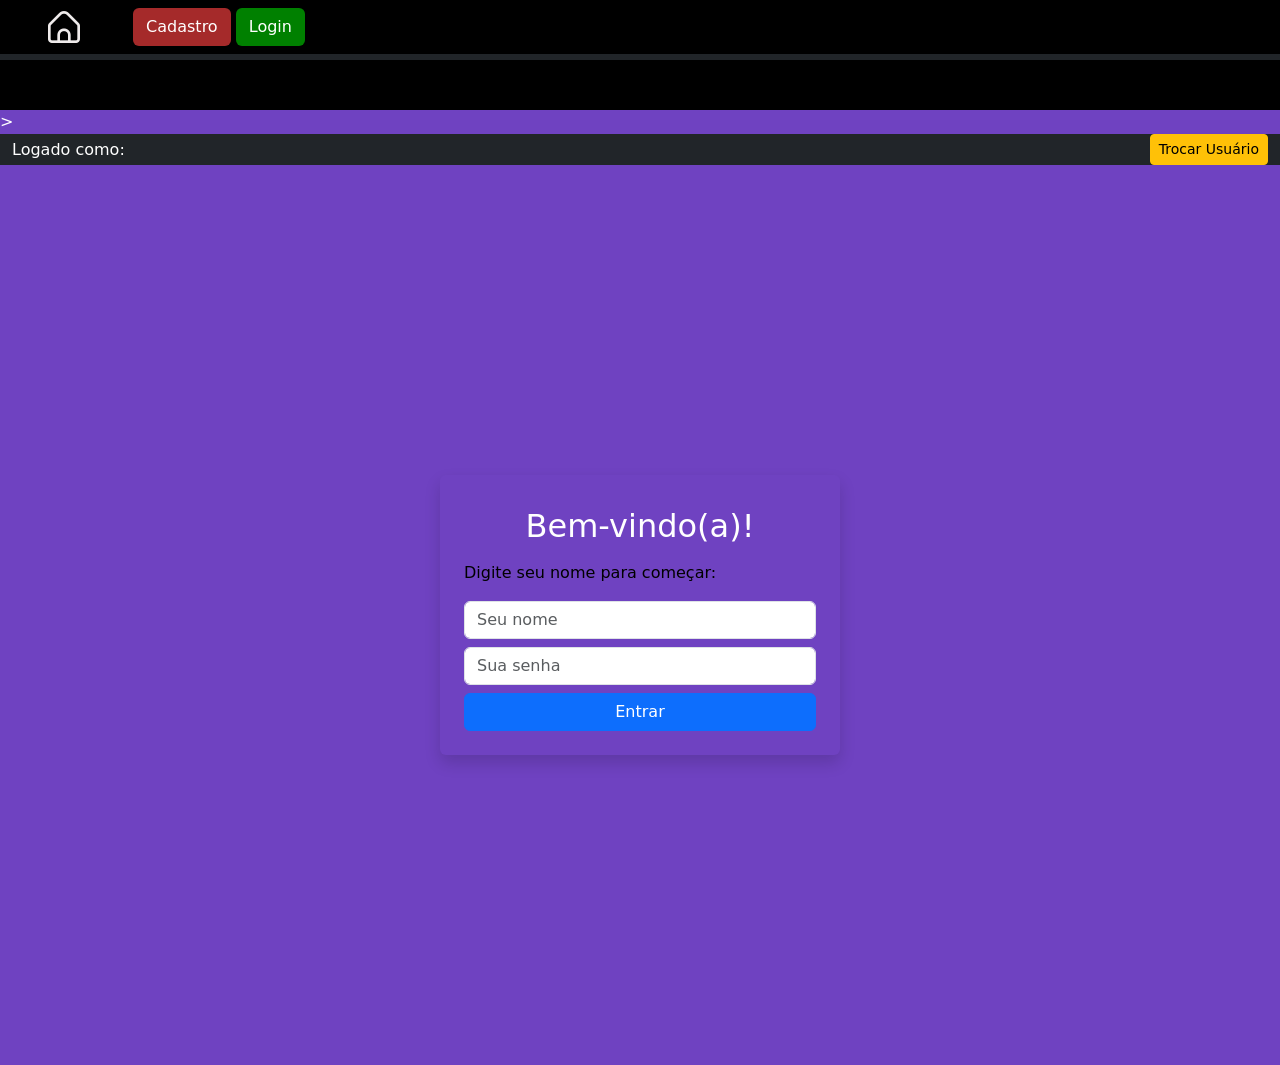
<file: src/Hobbie/poemas/perfil.html>
<!DOCTYPE html>
<html lang="pt-br">
<head>
  <meta charset="UTF-8">
  <title>Publicações</title>
  <link href="https://cdn.jsdelivr.net/npm/bootstrap@5.3.3/dist/css/bootstrap.min.css" rel="stylesheet">
  <script src="https://cdn.jsdelivr.net/npm/bootstrap@5.3.3/dist/js/bootstrap.bundle.min.js"></script>
  <link rel="icon" href="../images/envelope.png">
  <link rel="stylesheet" href="perfil.css">
</head>

<body class="" style="background-color:  #6f42c1; color: white;">

<header id="header-fixo" class="bg-dark text-white d-flex align-items-center px-3 fixed-header">
  <nav class="navbar navbar-dark bg-black fixed-top">
    <div class="">
      <a href="../poemas/poemas.html">
        <img class="px-5" src="../images/casa1.png" style="padding-right: 700px">
      </a>

      <button class="cadastro btn btn-outline-ligh" data-bs-toggle="modal" data-bs-target="#modalCadastro">
       <a class="cadastro nav-link text-white" href="#"> Cadastro </a>
      </button>
      

      <button class="login btn btn-outline-ligh">
        <a class="login nav-link text-white" href="./perfil.html">Login</a>
      </button>
    </div>
  </nav>
</header>


<!-- Barra de usuário logado (logo abaixo do header fixo) -->
<nav id="barra-usuario" class="navbar bg-black text-white 
fixed-header" style="top: 60px;"></nav>>
  <div class="container-fluid d-flex justify-content-between 
align-items-center bg-dark ">
    <span>
      Logado como: <strong id="usuario-nome"></strong>
    </span>
    <button class="btn btn-warning btn-sm" onclick="trocarUsuario()
">Trocar Usuário</button>
  </div>
</nav>


<!-- Modal de Cadastro -->
<div class="modal fade" id="modalCadastro" tabindex="-1" aria-labelledby="modalCadastroLabel" aria-hidden="true">
  <div class="modal-dialog modal-dialog-centered">
    <div class="modal-content">
      <div class="modal-header">
        <h5 class="modal-title" id="modalCadastroLabel">Cadastrar Novo Usuário</h5>
        <button type="button" class="btn-close" data-bs-dismiss="modal" aria-label="Fechar"></button>
      </div>
      <div class="modal-body">
        <input type="text" id="nome-cadastro" class="form-control mb-3" placeholder="Nome de usuário">
        <input type="password" id="senha-cadastro" class="form-control mb-3" placeholder="Senha">
      </div>
      <div class="modal-footer">
        <button type="button" class="btn btn-secondary" data-bs-dismiss="modal">Cancelar</button>
        <button type="button" class="btn btn-success" onclick="fazerCadastro()">Cadastrar</button>
      </div>
    </div>
  </div>
</div>



<!-- Tela de login -->
<div class="container d-flex justify-content-center align-items-center min-vh-100">
  <div class="w-100" style="max-width: 400px;">
    <div class="rounded shadow p-4" id="login-container">
      <h2 class="py-2 text-center">Bem-vindo(a)!</h2>
      <p class="text-black">Digite seu nome para começar:</p>
      <input type="text" id="nome-usuario" class="form-control mb-2" placeholder="Seu nome">
      <input type="password" id="nome-senha" class="form-control mb-2" placeholder="Sua senha">
      <button class="btn btn-primary w-100" onclick="fazerLogin()">Entrar</button>
    </div>
  </div>
</div>













<!-- Conteúdo principal do app -->
<div class="container mt-4" id="app" style="display: none; transform: translateY(-640px); border: 1px solid black; ">
  <h1 class="mb-4">Publicar Texto</h1>
  <form id="form-publicar">
    <div class="mb-3">
      <label for="titulo" class="form-label">Título</label>
      <input type="text" id="titulo" class="form-control" required>
    </div>
    <div class="mb-3">
      <label for="conteudo" class="form-label">Conteúdo</label>
      <textarea id="conteudo" class="form-control" rows="4" required></textarea>
      <small id="contador" class="text-muted"></small>
    </div>
    <button type="submit" class="btn btn-dark" id="btn-publicar">Publicar</button>
  </form>
  <hr>
  <h2>Publicações:</h2>
  <div id="lista-publicacoes" class="mt-3"></div>
</div>

<!-- Scripts -->
<script>
// Cadastro de novo usuário
function fazerCadastro() {
  const nome = document.getElementById("nome-cadastro").value.trim().toLowerCase();
  const senha = document.getElementById("senha-cadastro").value.trim();

  if (!nome || !senha) {
    alert("Preencha nome e senha para cadastrar!");
    return;
  }

  let usuarios = JSON.parse(localStorage.getItem("usuarios")) || {};

  if (usuarios[nome]) {
    alert("Usuário já existe! Faça login.");
    return;
  }

  usuarios[nome] = {
    senha: senha,
    publicacoes: []
  };

  localStorage.setItem("usuarios", JSON.stringify(usuarios));
  alert("Cadastro realizado com sucesso!");

  // Limpa campos e fecha o modal
  document.getElementById("nome-cadastro").value = "";
  document.getElementById("senha-cadastro").value = "";
  var modal = bootstrap.Modal.getInstance(document.getElementById('modalCadastro'));
  modal.hide();
}

// Login de usuário
function fazerLogin() {
  const nome = document.getElementById("nome-usuario").value.trim().toLowerCase();
  const senha = document.getElementById("nome-senha").value.trim();

  if (!nome || !senha) {
    alert("Preencha nome e senha para login!");
    return;
  }

  let usuarios = JSON.parse(localStorage.getItem("usuarios")) || {};

  if (!usuarios[nome]) {
    alert("Usuário não encontrado!");
    return;
  }

  if (usuarios[nome].senha !== senha) {
    alert("Senha incorreta!");
    return;
  }

  localStorage.setItem("usuarioLogado", nome);
  location.reload();
}

// Logout do usuário
function fazerLogout() {
  localStorage.removeItem("usuarioLogado");
  location.reload();
}

function trocarUsuario() {
  localStorage.removeItem("usuarioLogado");
  document.getElementById("login-container").style.display = "block";
  document.getElementById("app").style.display = "none"; // aqui é 'app'
  document.getElementById("barra-usuario").style.display = "none"; // também é bom esconder a barra
}

// Verifica se o usuário está logado
let usuarioLogado = localStorage.getItem("usuarioLogado");

if (!usuarioLogado) {
  document.getElementById("login-container").style.display = "block";
  document.getElementById("app").style.display = "none";
} else {
  document.getElementById("login-container").style.display = "none";
  document.getElementById("app").style.display = "block";
  document.getElementById("barra-usuario").style.display = "block";
  document.getElementById("usuario-nome").textContent = usuarioLogado;
}

// Carrega as publicações do usuário logado
let usuarios = JSON.parse(localStorage.getItem("usuarios")) || {};
let publicacoes = usuarios[usuarioLogado]?.publicacoes || [];
let editandoIndex = null;

// Formatar data e hora
function formatarDataHora(data) {
  const dia = String(data.getDate()).padStart(2, '0');
  const mes = String(data.getMonth() + 1).padStart(2, '0');
  const ano = data.getFullYear();
  const hora = String(data.getHours()).padStart(2, '0');
  const minutos = String(data.getMinutes()).padStart(2, '0');
  return `${dia}/${mes}/${ano} ${hora}:${minutos}`;
}

// Atualizar contador de palavras/caracteres
document.getElementById("conteudo").addEventListener("input", () => {
  const texto = document.getElementById("conteudo").value;
  const palavras = texto.trim().split(/\s+/).filter(Boolean).length;
  const caracteres = texto.length;
  document.getElementById("contador").textContent = `Palavras: ${palavras} | Caracteres: ${caracteres}`;
});

// Renderizar publicações
function renderizarPublicacoes() {
  const lista = document.getElementById("lista-publicacoes");
  lista.innerHTML = "";

  publicacoes.forEach((pub, index) => {
    const card = document.createElement("div");
    card.className = "card mb-3";

    card.innerHTML = `
      <div class="card-body">
        <h5 class="card-title">${pub.titulo}</h5>
        <p class="card-text">${pub.conteudo.replace(/\n/g, "<br>")}</p>
        <p class="text-muted small">Autor: ${pub.autor}</p>
        <p class="text-muted small">
          Publicado em: ${pub.dataHoraCriacao}
          ${pub.dataHoraEdicao ? `<br>Editado em: ${pub.dataHoraEdicao}` : ""}
        </p>
        <button class="btn btn-warning btn-sm me-2" onclick="editarPublicacao(${index})">Editar</button>
        <button class="btn btn-danger btn-sm" onclick="excluirPublicacao(${index})">Excluir</button>
      </div>
    `;

    lista.appendChild(card);
  });
}

// Editar publicação
function editarPublicacao(index) {
  const pub = publicacoes[index];
  document.getElementById("titulo").value = pub.titulo;
  document.getElementById("conteudo").value = pub.conteudo;
  editandoIndex = index;
  document.getElementById("btn-publicar").textContent = "Salvar Alterações";
}

// Excluir publicação
function excluirPublicacao(index) {
  if (confirm("Tem certeza que deseja excluir esta publicação?")) {
    publicacoes.splice(index, 1);
    salvarPublicacoes();
    renderizarPublicacoes();
  }
}

// Salvar publicações no localStorage
function salvarPublicacoes() {
  usuarios[usuarioLogado].publicacoes = publicacoes;
  localStorage.setItem("usuarios", JSON.stringify(usuarios));
}

// Formulário de publicação
document.getElementById("form-publicar").addEventListener("submit", (e) => {
  e.preventDefault();
  const titulo = document.getElementById("titulo").value;
  const conteudo = document.getElementById("conteudo").value;
  const agora = formatarDataHora(new Date());

  if (editandoIndex === null) {
    publicacoes.push({
      titulo,
      conteudo,
      autor: usuarioLogado,
      dataHoraCriacao: agora,
      dataHoraEdicao: null
    });
  } else {
    publicacoes[editandoIndex].titulo = titulo;
    publicacoes[editandoIndex].conteudo = conteudo;
    publicacoes[editandoIndex].dataHoraEdicao = agora;
    editandoIndex = null;
    document.getElementById("btn-publicar").textContent = "Publicar";
  }

  salvarPublicacoes();
  renderizarPublicacoes();
  document.getElementById("form-publicar").reset();
  document.getElementById("contador").textContent = "";
});

// Iniciar renderização
renderizarPublicacoes();
</script>

</body>
</html>
</file>
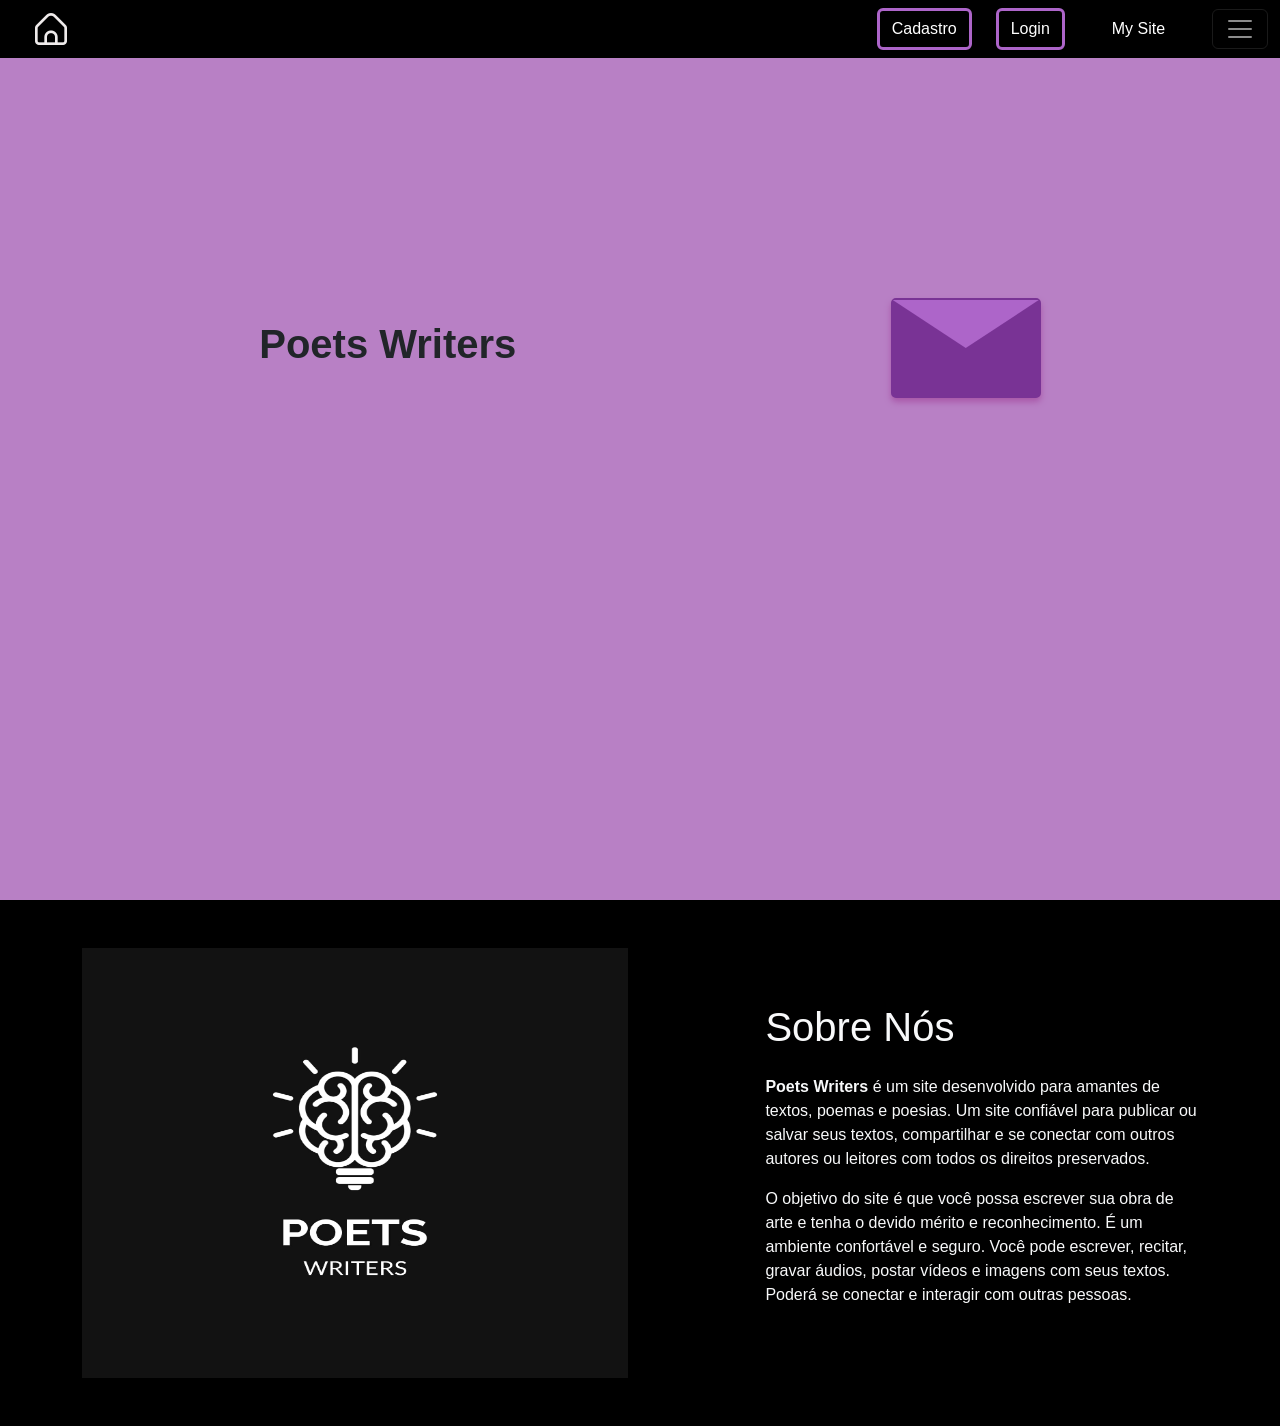
<file: src/Hobbie/poemas/poemas.html>
<!DOCTYPE html>
<html lang="en">
<head>
    <meta charset="UTF-8">
    <meta name="viewport" content="width=device-width, initial-scale=1.0">
    <title>Poems</title>
    <link href="https://cdn.jsdelivr.net/npm/bootstrap@5.3.3/dist/css/bootstrap.min.css" rel="stylesheet" 
    integrity="sha384-QWTKZyjpPEjISv5WaRU9OFeRpok6YctnYmDr5pNlyT2bRjXh0JMhjY6hW+ALEwIH" crossorigin="anonymous">
    <script src="https://cdn.jsdelivr.net/npm/bootstrap@5.3.2/dist/js/bootstrap.bundle.min.js"></script>
    <link rel="stylesheet" href="../poemas/poemas.css">
    <link rel="icon" href="../images/envelope.png">
</head>

<body>

<header class="w-100 bg-black py-2 px-5 fixed-top">

    <nav class="navbar navbar-dark bg-black fixed-top ">
        <div class="container-fluid gap-4 ">
            <a href="">
            <img class="" src="../images/casa1.png" style="padding-right: 700px">
            </a>
       
          <a class="navbar-brand" href="#"></a>

          <button class="btn btn-primary">
            <a class="cadastro nav-link text-white" 
         href="../Academico/academico.
         html">Cadastro</a>
          </button>

        <button class="btn btn-primary">
          <a class="login nav-link text-white" href="./perfil.html">Login</a>
        </button>
        <a class="login nav-link text-white" href="/index.html">My Site</a>
          <button class="navbar-toggler" type="button" data-bs-toggle="offcanvas" data-bs-target="#offcanvasDarkNavbar" aria-controls="offcanvasDarkNavbar" aria-label="Toggle navigation">
            <span class="navbar-toggler-icon"></span>
          </button>
          <div class="offcanvas offcanvas-end bg-black" tabindex="-1" id="offcanvasDarkNavbar" aria-labelledby="offcanvasDarkNavbarLabel">
            <div class="offcanvas-header">
              <h5 class="offcanvas-title" id="offcanvasDarkNavbarLabel">Dark offcanvas</h5>
              <button type="button" class="btn-close btn-close-white" data-bs-dismiss="offcanvas" aria-label="Close"></button>
            </div>
            <div class="">
              <ul class="navbar-nav ">
                <li class="nav-item">
                  <a class="nav-link active" aria-current="page" href="./perfil.html">Meu Perfil</a>
                </li>
                <li class="nav-item">
                  <a class="nav-link" href="#">Criticas Sociais</a>
                  <a class="nav-link" href="#">Metaforas</a>
                  <a class="nav-link" href="#">Cartas Abertas</a>
                  <a class="nav-link" href="#">Autoestima</a>
                  <a class="nav-link" href="#">Eu lirico</a>

                </li>
                <li class="nav-item dropdown">
                  <a class="nav-link dropdown-toggle" href="#" role="button" data-bs-toggle="dropdown" aria-expanded="false">
                    Dropdown
                  </a>
                  <ul class="dropdown-menu dropdown-menu-dark">
                    <li><a class="dropdown-item" href="#">Action</a></li>
                    <li><a class="dropdown-item" href="#">Another action</a></li>
                    <li>
                      <hr class="dropdown-divider">
                    </li>
                    <li><a class="dropdown-item" href="#">Something else here</a></li>
                  </ul>
                </li>
              </ul>
              <form class="d-flex mt-3" role="search">
                <input class="form-control me-2" type="search" placeholder="Search" aria-label="Search">
                <button class="btn btn-success" type="submit">Search</button>
              </form>
            </div>
          </div>
        </div>
      </nav>


</header>


<!-- Criando Envelope -->
<section class="w-100 " style="height: 100vh;">
    <div class="centro py-5  container d-flex align-items-center justify-content-center  ">
   
  <h1 class="poets fs-1 fw-bold ">Poets Writers</h1>

  <div class="conjunto ">
    <div class="envelope">
        <div class="letter">
    <p>
<strong>BEM-VINDO(A) ao Poets Writers!!
 <br> <br>
 "Tenha em mente de onde vem, <br>
 para não se perder. <br>
 Desacelerar <br>
 nem sempre vai atrasar você!" <br>
</strong>
    </p>
        </div>
    </div>


</div>

</section>

<section class="bg-black w-100 py-5">
    <div class="container">
    <div class="row align-items-center justify-content-center text-white">
      
      <!-- Imagem -->
      <img src="../images/poets00.jpg" alt="Imagem principal" height="430" width="430" class="col-12 col-md-6 mb-4 mb-md-0 text-center rounded shadow">
  

      <!-- Texto -->
      <div class="col-12 col-md-6 text-light" style="padding-left: 11%;">
      
        <h1 class="mb-4 ">Sobre Nós</h1>  
        <p>
          <strong>Poets Writers</strong> é um site desenvolvido para amantes de textos, poemas e poesias. Um site confiável para publicar ou salvar seus textos, compartilhar e se conectar com outros autores ou leitores com todos os direitos preservados.
        </p>
        <p>
          O objetivo do site é que você possa escrever sua obra de arte e tenha o devido mérito e reconhecimento. É um ambiente confortável e seguro.
          Você pode escrever, recitar, gravar áudios, postar vídeos e imagens com seus textos. Poderá se conectar e interagir com outras pessoas.
        </p>
      </div>
      
    </div>
  </section>

  </div>
</div>
</body>
</html>
</file>
<file: src/Familia/familia.css>
*{
  margin: 0 auto;
  text-align: center;
  padding-top: 0;
}

a{
    text-decoration: none;
}

/* MY SITE */
.mysite{
  color: #fff;
  text-decoration: none;
  position:relative; }
      
  .mysite:hover{
  color: #fff;
    }
      
  .mysite:after{
      content: "";
      background-color: rgb(56,56,179);
      width: 0;
      height: 3px;
      left: 0;
      bottom: -1px;
      position: absolute;
      transition: 0.9s;
      }
      
  .mysite:hover:after{
      width: 100%;
      }
  
  /* ACADEMICO */
  .academico{
  color: #fff;
  text-decoration: none;
  position:relative; }
      
  .academico:hover{
  color: #fff;
    }
      
      
  .academico:after{
  content: "";
  background-color:  rgb(56,56,179);
  width: 0;
  height: 3px;
  left: 0;
  bottom: -1px;
  position: absolute;
  transition: 0.9s;
  }
      
  .academico:hover:after{
  width: 100%;
  }
  
  /* FAMILIA */
  .family{
    color: #fff;
    text-decoration: none;
    position:relative; }
        
    .family:hover{
    color: #fff;
      }
        
        
    .family:after{
    content: "";
    background-color: rgb(56,56,179);
    width: 0;
    height: 3px;
    left: 0;
    bottom: -1px;
    position: absolute;
    transition: 0.9s;
    }
        
    .family:hover:after{
    width: 100%;
    }
  
  /* AMIGOS */
  .friends{
    color: #fff;
    text-decoration: none;
    position:relative; }
        
    .friends:hover{
    color: #fff;
      }
        
        
    .friends:after{
    content: "";
    background-color:  rgb(56,56,179);
    width: 0;
    height: 3px;
    left: 0;
    bottom: -1px;
    position: absolute;
    transition: 0.9s;
    }
        
    .friends:hover:after{
    width: 100%;
    }
  
  /* HOBBIE */
  .hobbie{
    color: #fff;
    text-decoration: none;
    position:relative; }
        
    .hobbie:hover{
    color: #fff;
      }
        
        
    .hobbie:after{
    content: "";
    background-color:  rgb(56,56,179);
    width: 0;
    height: 3px;
    left: 0;
    bottom: -1px;
    position: absolute;
    transition: 0.9s;
    }
        
    .hobbie:hover:after{
    width: 100%;
    }
</file>
<file: src/Hobbie/hobbie.css>
@import url('https://fonts.googleapis.com/css2?family=Libre+Baskerville:ital,wght@0,400;0,700;1,400&family=Poppins:ital,wght@0,100;0,200;0,300;0,400;0,500;0,600;0,700;0,800;0,900;1,100;1,200;1,300;1,400;1,500;1,600;1,700;1,800;1,900&display=swap');


*{
  margin: 0 auto;
  padding-top: 0;
}

a{
    text-decoration: none;
}

/* MY SITE */
.mysite{
  color: #fff;
  text-decoration: none;
  position:relative; }
      
  .mysite:hover{
  color: #fff;
    }
      
  .mysite:after{
      content: "";
      background-color: rgb(106,141,113);
      width: 0;
      height: 3px;
      left: 0;
      bottom: -1px;
      position: absolute;
      transition: 0.9s;
      }
      
  .mysite:hover:after{
      width: 100%;
      }
  
  /* ACADEMICO */
  .academico{
  color: #fff;
  text-decoration: none;
  position:relative; }
      
  .academico:hover{
  color: #fff;
    }
      
      
  .academico:after{
  content: "";
  background-color:   rgb(106,141,113);
  width: 0;
  height: 3px;
  left: 0;
  bottom: -1px;
  position: absolute;
  transition: 0.9s;
  }
      
  .academico:hover:after{
  width: 100%;
  }
  
  /* FAMILIA */
  .family{
    color: #fff;
    text-decoration: none;
    position:relative; }
        
    .family:hover{
    color: #fff;
      }
        
        
    .family:after{
    content: "";
    background-color:  rgb(106,141,113);
    width: 0;
    height: 3px;
    left: 0;
    bottom: -1px;
    position: absolute;
    transition: 0.9s;
    }
        
    .family:hover:after{
    width: 100%;
    }
  
  /* AMIGOS */
  .friends{
    color: #fff;
    text-decoration: none;
    position:relative; }
        
    .friends:hover{
    color: #fff;
      }
        
        
    .friends:after{
    content: "";
    background-color:   rgb(106,141,113);
    width: 0;
    height: 3px;
    left: 0;
    bottom: -1px;
    position: absolute;
    transition: 0.9s;
    }
        
    .friends:hover:after{
    width: 100%;
    }
  
  /* HOBBIE */
  .hobbie{
    color: #fff;
    text-decoration: none;
    position:relative; }
        
    .hobbie:hover{
    color: #fff;
      }
        
        
    .hobbie:after{
    content: "";
    background-color:  rgb(106,141,113);
    width: 0;
    height: 3px;
    left: 0;
    bottom: -1px;
    position: absolute;
    transition: 0.9s;
    }
        
    .hobbie:hover:after{
    width: 100%;
    }

/* SERIE */
.serie{
  color: #fff;
  text-decoration: none;
  position:relative; }
      
  .serie:hover{
  color: #fff;
    }
      
      
  .serie:after{
  content: "";
  background-color:  rgb(106,141,113);
  width: 0;
  height: 3px;
  left: 0;
  bottom: -1px;
  position: absolute;
  transition: 0.9s;
  }
      
  .serie:hover:after{
  width: 100%;
  }

      .hero{
        background-position: right;
        height: 90vh;
        margin-top: 50px;
        display: flex;
        align-items: center;
        justify-content: center;
    }

.divider{
  height: 2px;
}
</file>
<file: src/series/serie.css>
*{
    margin: 0 auto;
    padding-top: 0;
    text-decoration: none;
    box-sizing: border-box;
    padding: 0;
  }

a{
    text-decoration: none;
}
    /* .hero{ */
     /* background: url(./Netflix-Symbol.png); */
     /* background-repeat: no-repeat; */
     /* background-position: right; */
     /* height: 90vh; */
     /* margin-top: 50px; */
/*      */

     /* display: flex; */
     /* align-items: center; */
     /* justify-content: center; */


 

.netflix{
    color: red;
    font-size: 25px;
}
 
 
 
header{
  background-color: rgb(35, 35, 35);
}
 
 
.footer{
  background-color: rgb(35, 35, 35);

}
 
 /* MY SITE */
.mysite{
  color: #fff;
  text-decoration: none;
  position:relative; }
      
  .mysite:hover{
  color: #fff;
    }
      
  .mysite:after{
      content: "";
      background-color:  rgb(194,18,68);
      width: 0;
      height: 3px;
      left: 0;
      bottom: -1px;
      position: absolute;
      transition: 0.9s;
      }
      
  .mysite:hover:after{
      width: 100%;
      }
  
  /* ACADEMICO */
  .academico{
  color: #fff;
  text-decoration: none;
  position:relative; }
      
  .academico:hover{
  color: #fff;
    }
      
      
  .academico:after{
  content: "";
  background-color:   rgb(194,18,68);
  width: 0;
  height: 3px;
  left: 0;
  bottom: -1px;
  position: absolute;
  transition: 0.9s;
  }
      
  .academico:hover:after{
  width: 100%;
  }
  
  /* FAMILIA */
  .family{
    color: #fff;
    text-decoration: none;
    position:relative; }
        
    .family:hover{
    color: #fff;
      }
        
        
    .family:after{
    content: "";
    background-color: rgb(194,18,68);
    width: 0;
    height: 3px;
    left: 0;
    bottom: -1px;
    position: absolute;
    transition: 0.9s;
    }
        
    .family:hover:after{
    width: 100%;
    }
  
  /* AMIGOS */
  .friends{
    color: #fff;
    text-decoration: none;
    position:relative; }
        
    .friends:hover{
    color: #fff;
      }
        
        
    .friends:after{
    content: "";
    background-color:  rgb(194,18,68);
    width: 0;
    height: 3px;
    left: 0;
    bottom: -1px;
    position: absolute;
    transition: 0.9s;
    }
        
    .friends:hover:after{
    width: 100%;
    }
  
  /* HOBBIE */
  .hobbie{
    color: #fff;
    text-decoration: none;
    position:relative; }
        
    .hobbie:hover{
    color: #fff;
      }
        
        
    .hobbie:after{
    content: "";
    background-color:  rgb(194,18,68);
    width: 0;
    height: 3px;
    left: 0;
    bottom: -1px;
    position: absolute;
    transition: 0.9s;
    }
        
    .hobbie:hover:after{
    width: 100%;
    }

  /* SERIE */
  .hobbie{
    color: #fff;
    text-decoration: none;
    position:relative; }
        
    .hobbie:hover{
    color: #fff;
      }
        
        
    .hobbie:after{
    content: "";
    background-color:  rgb(194,18,68);
    width: 0;
    height: 3px;
    left: 0;
    bottom: -1px;
    position: absolute;
    transition: 0.9s;
    }
        
    .hobbie:hover:after{
    width: 100%;
    }
</file>
<file: src/Hobbie/poemas/perfil.css>
.cadastro{
background-color: brown;
}

a{
    text-decoration: none;
}

.login{
    background-color: green;
}

.cadastro:hover{
    background-color: brown;
}

.login:hover{
    background-color: green;
 }

#header-fixo {
    height: 60px;
    }

#barra-usuario {
    height: 50px;
    }

.fixed-header {
      position: fixed;
      top: 0;
      left: 0;
      width: 100%;
      z-index: 1030;
    }
body {
      padding-top: 110px; /* ajuste se mudar altura dos elementos */
    }
</file>
<file: src/Hobbie/poemas/poemas.css>
*{
    margin: 0 auto;

}

a{
    text-decoration: none;
}

.centro{
transform: translateY(250px);
}

.btn{
  background-color: black;
  color: #ddd;
  border: solid #ad65c9;
}

.btn:hover{
  background-color: #793395;
  color: #ddd;
  border: solid #793395;
}

body {
    justify-content: center; /* Alinha o conteúdo no centro horizontalmente */
    align-items: center; /* Alinha o conteúdo no centro verticalmente */
    background-color: #b880c5;  /* Define a cor de fundo para um tom cinza claro */
    font-family: Arial, sans-serif; /* Define a fonte padrão para Arial, ou qualquer fonte sans-serif disponível */
}

.envelope {
       position: relative; /* Torna o envelope um elemento posicionado relativamente ao seu contêiner */
       width: 150px; /* Define a largura do envelope */
       height: 100px; /* Define a altura do envelope */
       background-color: #793395; /* Define o fundo do envelope com uma cor roxa */
       border: 2px solid #793395; /* Borda roxa de 2px em torno do envelope */
       border-radius: 5px; /* Borda arredondada de 5px para um efeito de cantos suavizados */
       overflow: visible; /* Permite que o conteúdo do envelope (como a carta) transborde para fora */
       cursor: pointer; /* Muda o cursor para uma mãozinha ao passar sobre o envelope */
       box-shadow: 0 4px 6px rgb(169, 88, 169); /* Aplica uma sombra ao envelope com deslocamento e cor personalizada */
       transition: transform 0.3s; /* Aplica uma transição suave no efeito de transformação */
       transform: translateX(20px);
}


.envelope:hover {
    transform: scale(1.1); /* Quando o mouse passa sobre o envelope, ele aumenta 10% */
}


.envelope::before {
       content: ""; /* Cria um conteúdo vazio antes do envelope (flap) */
       position: absolute; /* Posiciona a aba do envelope de forma absoluta em relação ao envelope */
       top: 0; /* Posiciona a aba no topo do envelope */
       left: 0; /* Posiciona a aba à esquerda do envelope */
       width: 100%; /* Faz a aba ter a mesma largura do envelope */
       height: 100%; /* Faz a aba ter a mesma altura do envelope */
       background-color: #ad65c9; /* Define a cor de fundo da aba para um tom de roxo mais claro */
       clip-path: polygon(0 0, 50% 50%, 100% 0); /* Cria um triângulo com clip-path */
       transition: transform 0.5s; /* Aplica uma transição suave na rotação da aba */
       transform-origin: top; /* A rotação da aba ocorrerá a partir do topo */
       z-index: 2; /* Coloca a aba acima da carta */
}


.envelope:hover::before {
    transform: rotateX(-180deg); /* Ao passar o mouse, a aba do envelope gira 180 graus no eixo X */
}


.letter {
       position: absolute; /* Posiciona a carta de forma absoluta em relação ao envelope */
       top: 100%; /* Posiciona a carta fora do envelope (abaixo) */
       left: 50%; /* Centraliza a carta horizontalmente */
       width: calc(100% - 20px); /* Ajusta a largura da carta para ser um pouco menor que a largura do envelope */
       padding: 10px; /* Adiciona espaçamento interno na carta */
       background-color: #793395; /* Define a cor de fundo da carta como a mesma cor do envelope */
       border: 1px solid #ddd; /* Define uma borda clara em torno da carta */
       border-radius: 3px; /* Arredonda os cantos da carta */
       box-shadow: 0 2px 4px rgba(0, 0, 0, 0.1); /* Aplica uma sombra sutil à carta */
       transform: translateX(-50%) translateY(0); /* Centraliza a carta horizontalmente e a mantém fora da tela verticalmente */
       transition: top 0.5s ease, opacity 0.5s ease; /* Aplica transições suaves na posição e opacidade da carta */
       display: flex; /* Define o layout flexível para a carta */
       flex-direction: column; /* Organiza o conteúdo da carta em uma coluna */
       justify-content: flex-start; /* Alinha o conteúdo no topo da carta */
       align-items: center; /* Centraliza o conteúdo da carta horizontalmente */
       z-index: 1; /* Coloca a carta abaixo da aba do envelope */
       opacity: 0; /* Inicialmente, a carta é invisível */
}


.envelope:hover .letter {
    top: 10%; /* Move a carta para 10% de distância do topo do envelope */
    opacity: 1; /* Torna a carta visível ao passar o mouse sobre o envelope */
}


.letter p {
    margin: 0; /* Remove a margem padrão do parágrafo */
    padding: 0; /* Remove o padding do parágrafo */
    font-size: 14px; /* Define o tamanho da fonte como 14px */
    color: #fff; /* Define a cor do texto como branca */
    text-align: center; /* Centraliza o texto dentro do parágrafo */
    word-wrap: break-word; /* Permite que palavras longas quebrem para a próxima linha */
    white-space: normal; /* Permite que o texto se quebre normalmente em várias linhas */
}



      
    /*estilizando uma parte especifica do menu(minha pa*/
    .my{
      padding-right: 60%;
    }
      
      
    /*estilizando li do menu */
    a {
    color: #fff;
    text-decoration: none;
    position:relative; }
      
      
    /*ação ao rolar o cursor do mouse no MENU*/
    a:hover{
    color: blueviolet;}
      
      
    /*ação ao rolar o cursor do mouse(PROJECT)*/
    .project:after{
    content: "";
    background-color:  plum;
    width: 0;
    height: 3px;
    left: 0;
    bottom: -10px;
    position: absolute;
    transition: 0.9s;
    }
      
    /*ação ao rolar o cursor do mouse(PROJECT)*/
    .project:hover:after{
    width: 100%;
    }
      
      
    /*ação ao rolar o cursor do mouse(ACADEMICO)*/
    .academico:after{
      content: "";
      background-color:  plum;
      width: 0;
      height: 3px;
      left: 0;
      bottom: -10px;
      position: absolute;
      transition: 0.9s;
      }
      
      
    /*ação ao rolar o cursor do mouse(ACADEMICO)*/
    .academico:hover:after{
      width: 100%;
      }
      
    .hobbie:after{
      content: "";
      background-color: plum;
      width: 0;
      height: 5px;
      left: 0;
      bottom: -10px;
      position: absolute;
      transition: 0.9s;
    }
      
    .hobbie:hover:after{
      width: 100%;
    }
      
    /*ação ao rolar o cursor do mouse(PROJECT)*/
    .friends:after{
      content: "";
      background-color:  plum;
      width: 0;
      height: 3px;
      left: 0;
      bottom: -10px;
      position: absolute;
      transition: 0.9s;
      }
      
      /*ação ao rolar o cursor do mouse(PROJECT)*/
      .friends:hover:after{
      width: 100%;
      }
      
      /*ação ao rolar o cursor do mouse(PROJECT)*/
    .family:after{
      content: "";
      background-color:  plum;
      width: 0;
      height: 3px;
      left: 0;
      bottom: -10px;
      position: absolute;
      transition: 0.9s;
      }
      
      /*ação ao rolar o cursor do mouse(PROJECT)*/
      .family:hover:after{
      width: 100%;
      }
</file>
